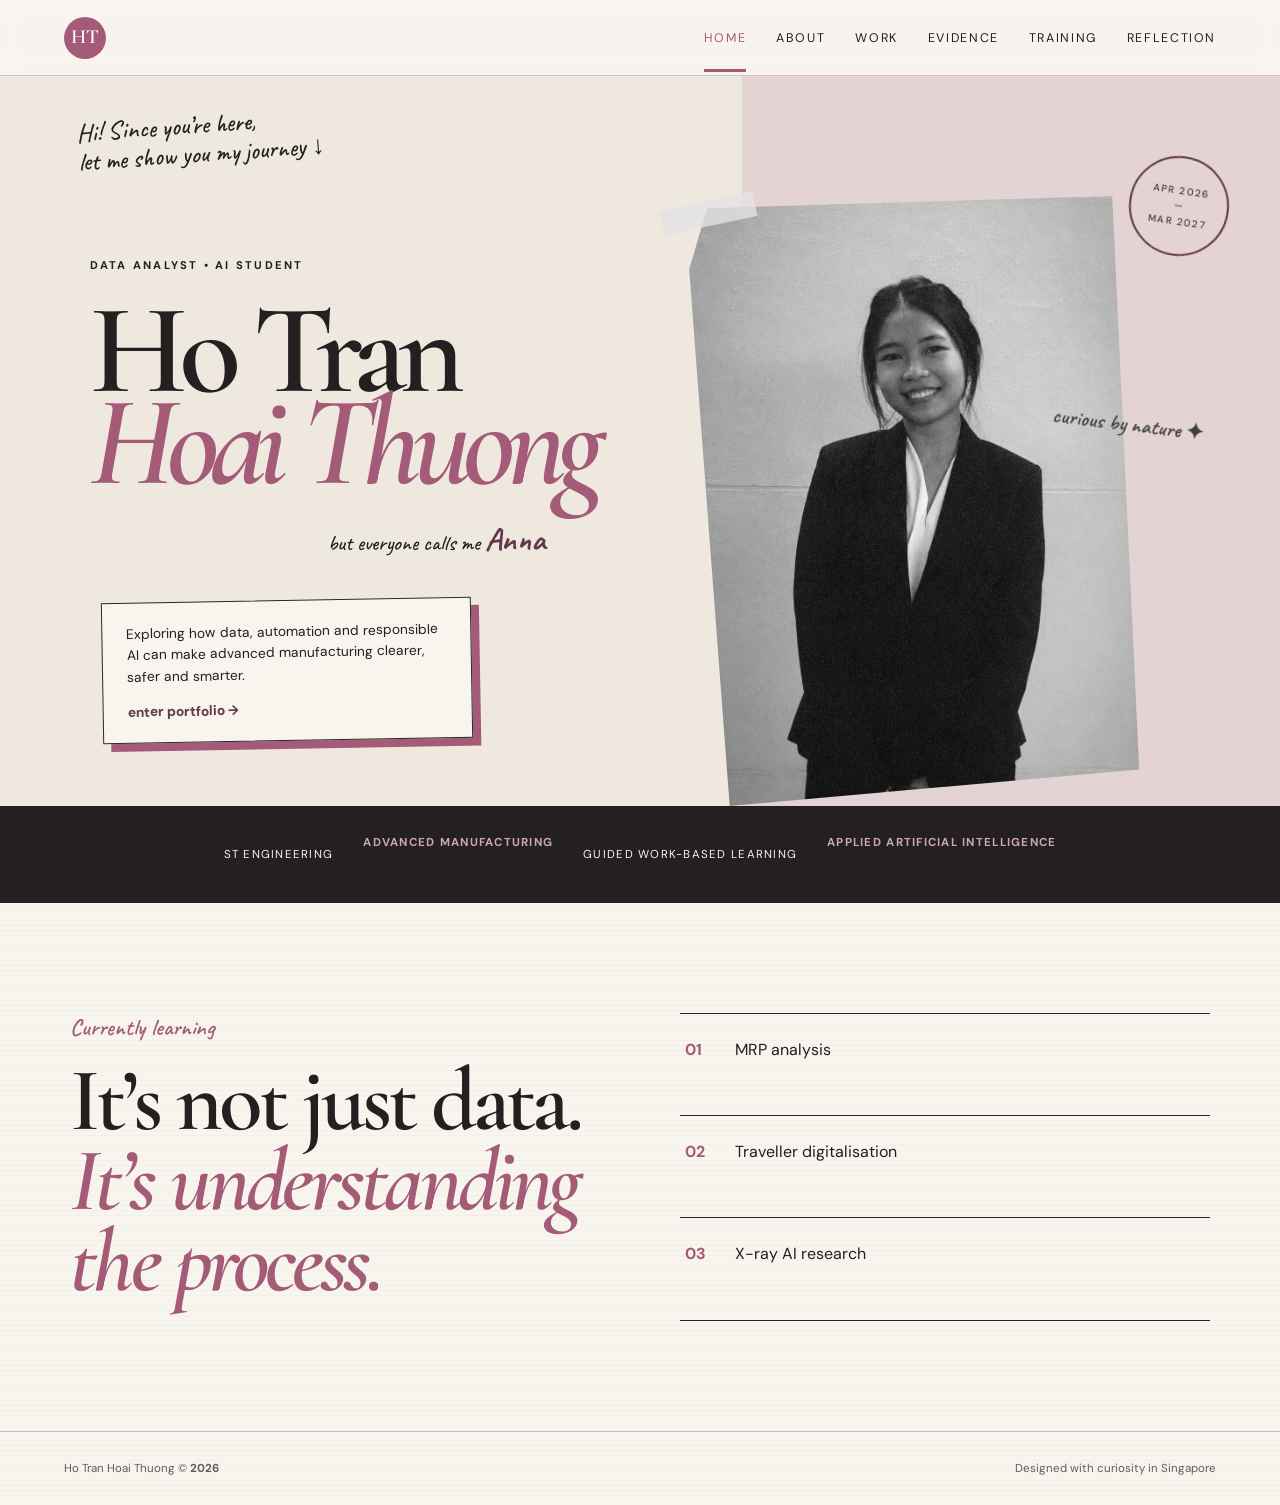
<file: index.html>
<!doctype html>
<html lang="en">
  <head>
    <meta charset="utf-8" />
    <meta name="viewport" content="width=device-width,initial-scale=1" />
    <meta
      name="description"
      content="Ho Tran Hoai Thuong — Data Analyst internship portfolio"
    />
    <title>Ho Tran Hoai Thuong | Portfolio</title>
    <link rel="preconnect" href="https://fonts.googleapis.com" />
    <link rel="preconnect" href="https://fonts.gstatic.com" crossorigin />
    <link
      href="https://fonts.googleapis.com/css2?family=Cormorant+Garamond:ital,wght@0,500;0,600;1,600&family=DM+Sans:wght@400;500;600;700&family=Caveat:wght@500;600&display=swap"
      rel="stylesheet"
    />
    <link rel="stylesheet" href="styles.css" />
    <script defer src="script.js"></script>
  </head>
  <body>
    <header class="header">
      <a class="mark" href="index.html">HT</a
      ><button class="menu" aria-expanded="false">menu</button>
      <nav>
        <a class="active" href="index.html">Home</a
        ><a href="about.html">About</a><a href="work.html">Work</a
        ><a href="evidence.html">Evidence</a><a href="training.html">Training</a
        ><a href="reflection.html">Reflection</a>
      </nav>
    </header>
    <main class="home">
      <section class="hero-editorial">
        <div class="hero-note">
          Hi! Since you’re here,<br />let me show you my journey ↓
        </div>
        <div class="name-block">
          <p>DATA ANALYST • AI STUDENT</p>
          <h1>Ho Tran<br /><span>Hoai Thuong</span></h1>
          <div class="nickname">but everyone calls me <b>Anna</b></div>
        </div>
        <div class="portrait-frame">
          <img
            src="assets/portrait.png"
            alt="Ho Tran Hoai Thuong in formal attire"
          /><span class="tape tape-one"></span
          ><span class="scribble">curious by nature ✦</span>
        </div>
        <div class="hero-stamp">APR 2026<br />—<br />MAR 2027</div>
        <div class="intro-card">
          Exploring how data, automation and responsible AI can make advanced
          manufacturing clearer, safer and smarter.<a href="work.html"
            >enter portfolio →</a
          >
        </div>
      </section>
      <section class="home-strip">
        <p>ST Engineering</p>
        <strong>Advanced Manufacturing</strong>
        <p>Guided Work-Based Learning</p>
        <strong>Applied Artificial Intelligence</strong>
      </section>
      <section class="mini-feature">
        <div>
          <span class="hand">Currently learning</span>
          <h2>
            It’s not just data.<br /><i>It’s understanding the process.</i>
          </h2>
        </div>
        <div class="mini-grid">
          <a href="project-mrp.html"><b>01</b><span>MRP analysis</span></a
          ><a href="project-mes.html"
            ><b>02</b><span>Traveller digitalisation</span></a
          ><a href="project-xray.html"
            ><b>03</b><span>X-ray AI research</span></a
          >
        </div>
      </section>
    </main>
    <footer>
      <span>Ho Tran Hoai Thuong © <b class="year"></b></span
      ><span>Designed with curiosity in Singapore</span>
    </footer>
  </body>
</html>
</file>
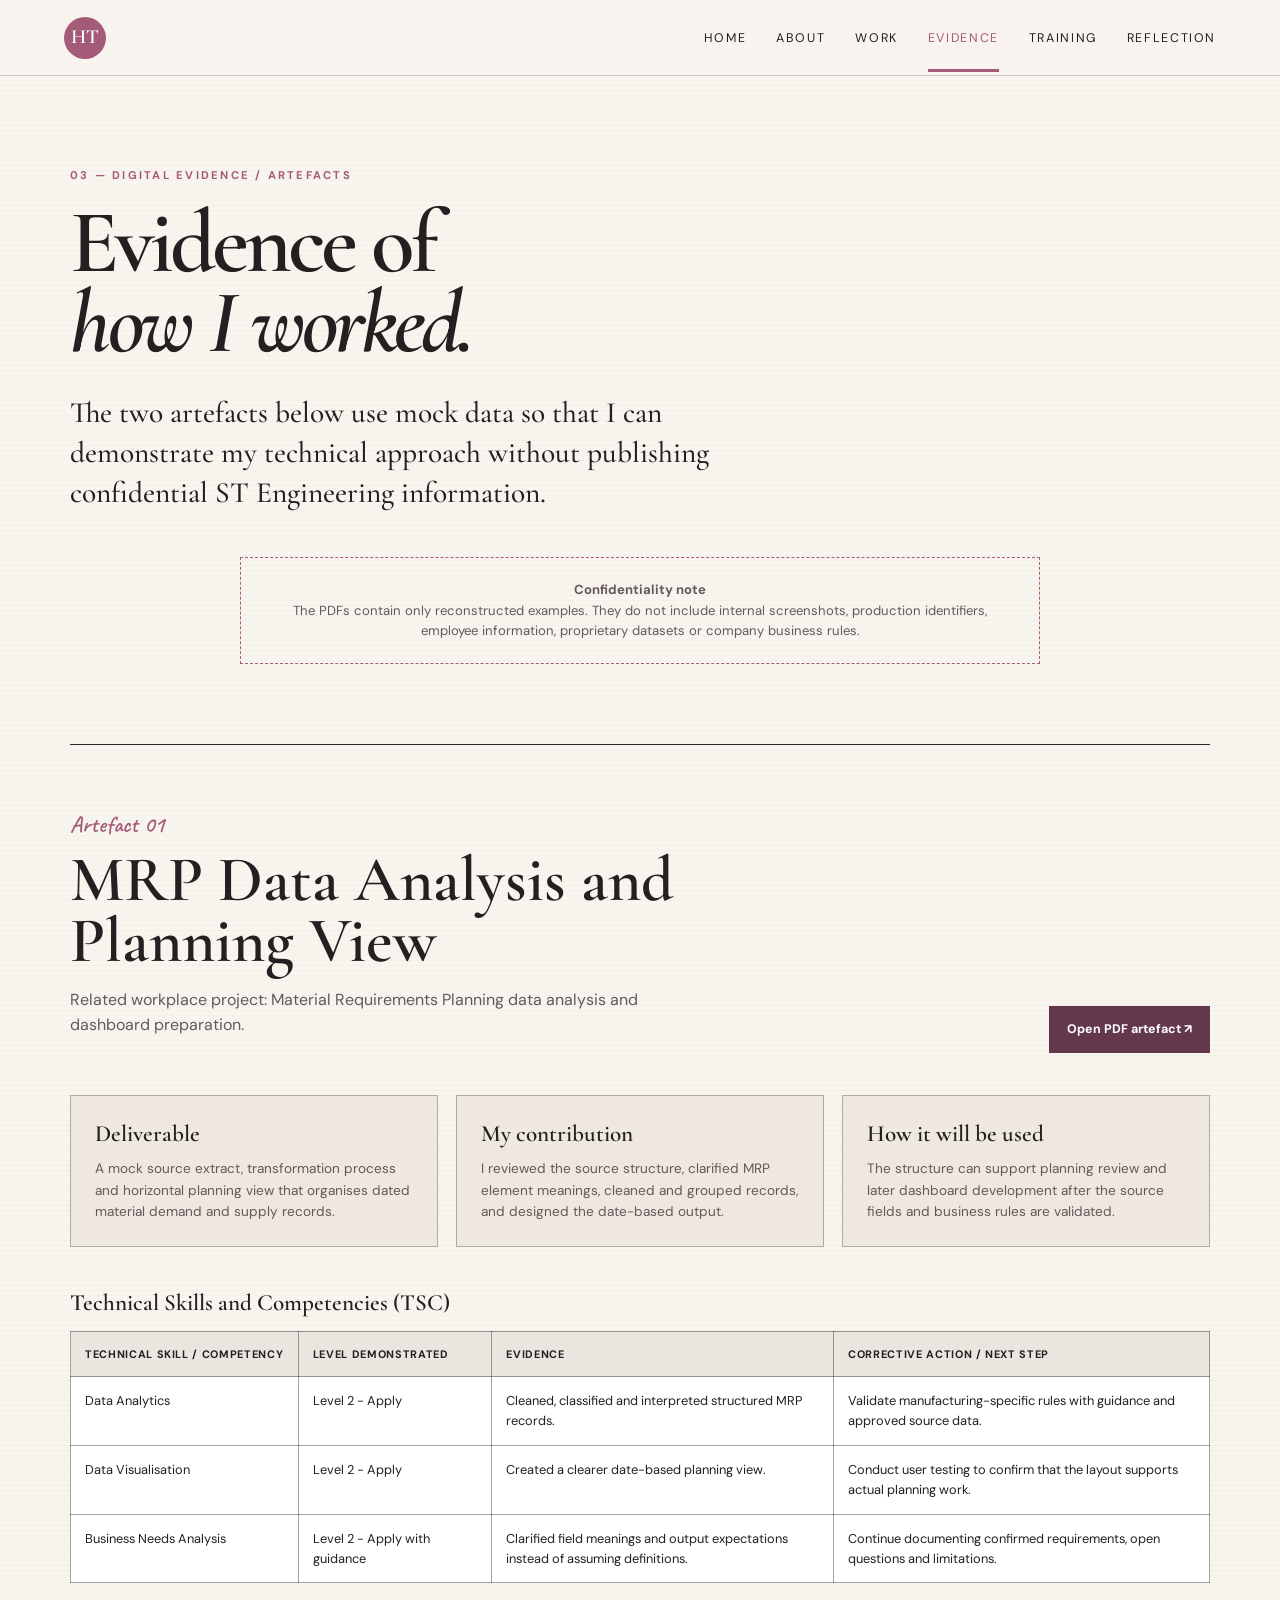
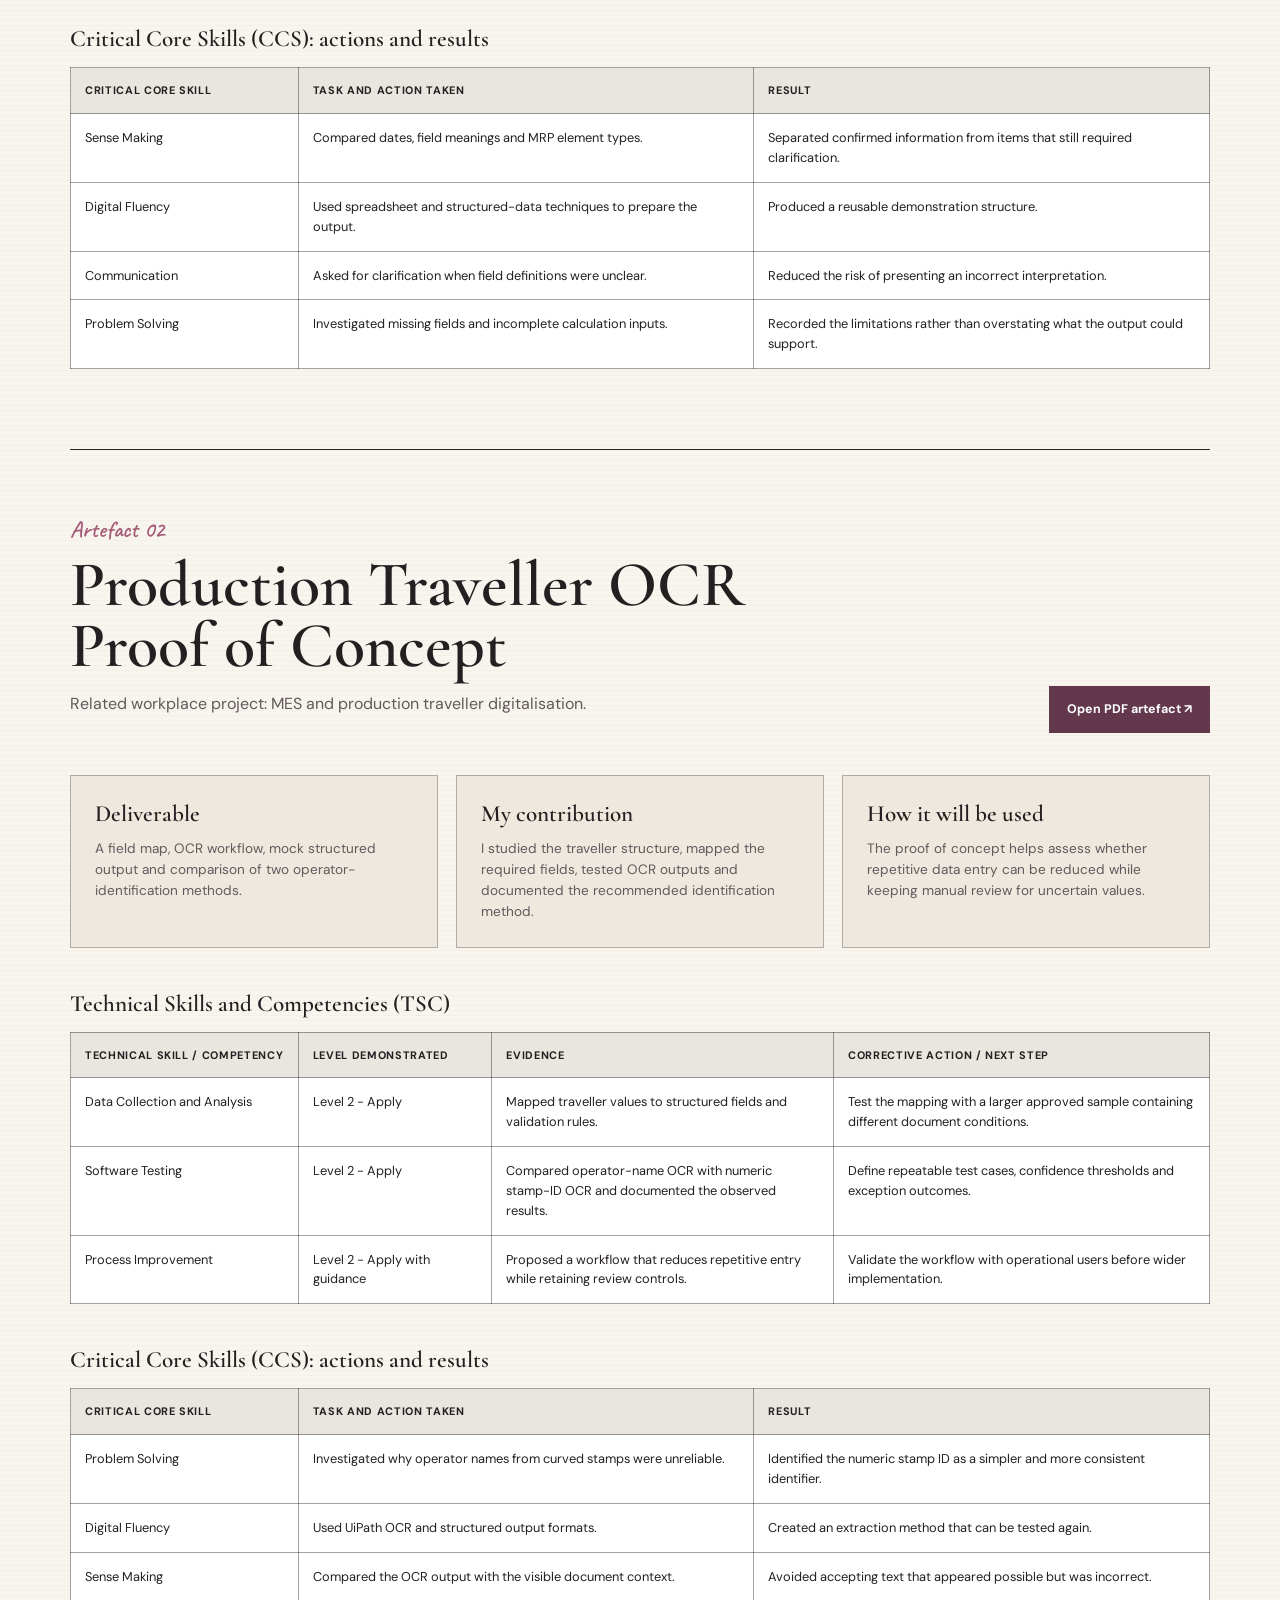
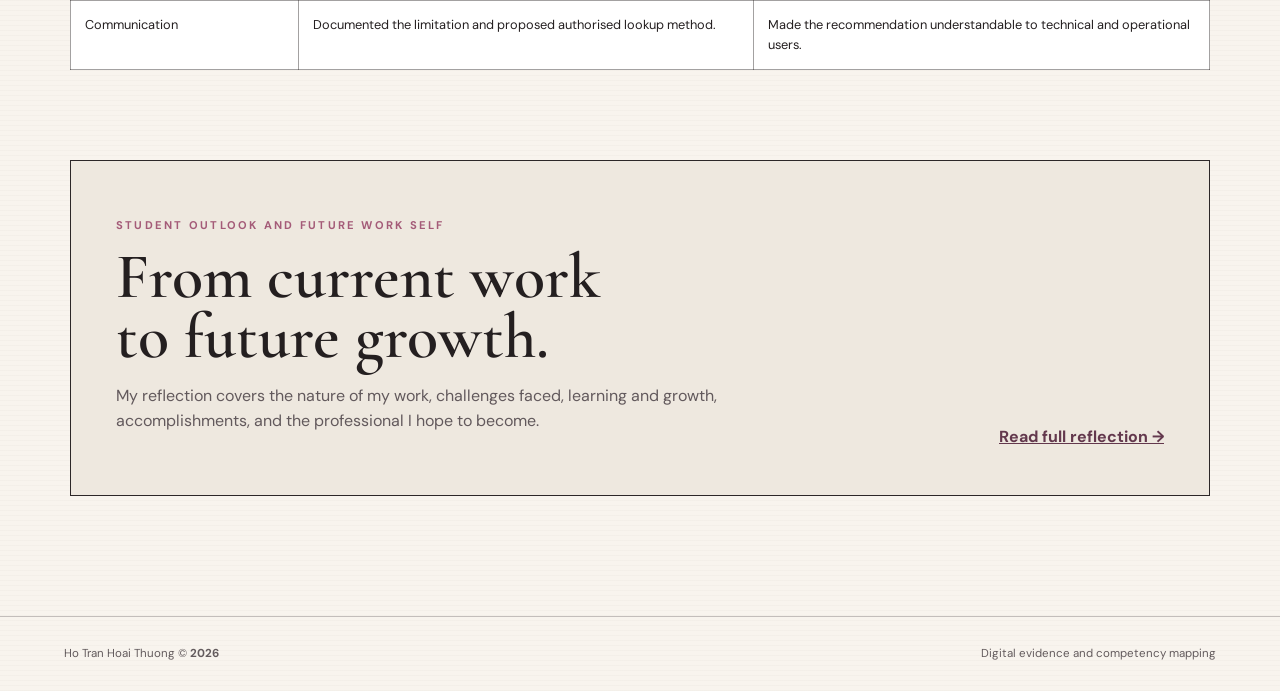
<file: evidence.html>
<!doctype html>
<html lang="en">
  <head>
    <meta charset="utf-8" />
    <meta name="viewport" content="width=device-width,initial-scale=1" />
    <meta
      name="description"
      content="Digital evidence, technical competencies and Critical Core Skills from Ho Tran Hoai Thuong's Data Analyst internship"
    />
    <title>Digital Evidence | Ho Tran Hoai Thuong</title>
    <link rel="preconnect" href="https://fonts.googleapis.com" />
    <link rel="preconnect" href="https://fonts.gstatic.com" crossorigin />
    <link
      href="https://fonts.googleapis.com/css2?family=Cormorant+Garamond:ital,wght@0,500;0,600;1,600&family=DM+Sans:wght@400;500;600;700&family=Caveat:wght@500;600&display=swap"
      rel="stylesheet"
    />
    <link rel="stylesheet" href="styles.css" />
    <link rel="stylesheet" href="evidence.css" />
    <script defer src="script.js"></script>
  </head>
  <body>
    <header class="header">
      <a class="mark" href="index.html">HT</a>
      <button class="menu" aria-expanded="false">menu</button>
      <nav>
        <a href="index.html">Home</a>
        <a href="about.html">About</a>
        <a href="work.html">Work</a>
        <a class="active" href="evidence.html">Evidence</a>
        <a href="training.html">Training</a>
        <a href="reflection.html">Reflection</a>
      </nav>
    </header>
    <main class="page">
      <p class="page-kicker">03 — digital evidence / artefacts</p>
      <h1 class="page-title">Evidence of<br /><i>how I worked.</i></h1>
      <p class="page-lead">
        The two artefacts below use mock data so that I can demonstrate my
        technical approach without publishing confidential ST Engineering
        information.
      </p>
      <div class="confidential evidence-note">
        <b>Confidentiality note</b><br />The PDFs contain only reconstructed
        examples. They do not include internal screenshots, production
        identifiers, employee information, proprietary datasets or company
        business rules.
      </div>

      <article class="evidence-block" id="artefact-1">
        <div class="evidence-heading">
          <div>
            <span class="hand">Artefact 01</span>
            <h2>MRP Data Analysis and Planning View</h2>
            <p>
              Related workplace project: Material Requirements Planning data
              analysis and dashboard preparation.
            </p>
          </div>
          <a
            class="download-link"
            href="assets/artefact-1-mrp-analysis.pdf"
            target="_blank"
            rel="noreferrer"
            >Open PDF artefact ↗</a
          >
        </div>
        <section
          class="evidence-summary"
          aria-label="Artefact 1 deliverable summary"
        >
          <div>
            <h3>Deliverable</h3>
            <p>
              A mock source extract, transformation process and horizontal
              planning view that organises dated material demand and supply
              records.
            </p>
          </div>
          <div>
            <h3>My contribution</h3>
            <p>
              I reviewed the source structure, clarified MRP element meanings,
              cleaned and grouped records, and designed the date-based output.
            </p>
          </div>
          <div>
            <h3>How it will be used</h3>
            <p>
              The structure can support planning review and later dashboard
              development after the source fields and business rules are
              validated.
            </p>
          </div>
        </section>
        <h3 class="table-title">Technical Skills and Competencies (TSC)</h3>
        <div class="table-scroll">
          <table class="competency-table">
            <thead>
              <tr>
                <th>Technical skill / competency</th>
                <th>Level demonstrated</th>
                <th>Evidence</th>
                <th>Corrective action / next step</th>
              </tr>
            </thead>
            <tbody>
              <tr>
                <td>Data Analytics</td>
                <td>Level 2 - Apply</td>
                <td>
                  Cleaned, classified and interpreted structured MRP records.
                </td>
                <td>
                  Validate manufacturing-specific rules with guidance and
                  approved source data.
                </td>
              </tr>
              <tr>
                <td>Data Visualisation</td>
                <td>Level 2 - Apply</td>
                <td>Created a clearer date-based planning view.</td>
                <td>
                  Conduct user testing to confirm that the layout supports
                  actual planning work.
                </td>
              </tr>
              <tr>
                <td>Business Needs Analysis</td>
                <td>Level 2 - Apply with guidance</td>
                <td>
                  Clarified field meanings and output expectations instead of
                  assuming definitions.
                </td>
                <td>
                  Continue documenting confirmed requirements, open questions
                  and limitations.
                </td>
              </tr>
            </tbody>
          </table>
        </div>
        <h3 class="table-title">
          Critical Core Skills (CCS): actions and results
        </h3>
        <div class="table-scroll">
          <table class="competency-table action-table">
            <thead>
              <tr>
                <th>Critical Core Skill</th>
                <th>Task and action taken</th>
                <th>Result</th>
              </tr>
            </thead>
            <tbody>
              <tr>
                <td>Sense Making</td>
                <td>Compared dates, field meanings and MRP element types.</td>
                <td>
                  Separated confirmed information from items that still required
                  clarification.
                </td>
              </tr>
              <tr>
                <td>Digital Fluency</td>
                <td>
                  Used spreadsheet and structured-data techniques to prepare the
                  output.
                </td>
                <td>Produced a reusable demonstration structure.</td>
              </tr>
              <tr>
                <td>Communication</td>
                <td>
                  Asked for clarification when field definitions were unclear.
                </td>
                <td>
                  Reduced the risk of presenting an incorrect interpretation.
                </td>
              </tr>
              <tr>
                <td>Problem Solving</td>
                <td>
                  Investigated missing fields and incomplete calculation inputs.
                </td>
                <td>
                  Recorded the limitations rather than overstating what the
                  output could support.
                </td>
              </tr>
            </tbody>
          </table>
        </div>
      </article>

      <article class="evidence-block" id="artefact-2">
        <div class="evidence-heading">
          <div>
            <span class="hand">Artefact 02</span>
            <h2>Production Traveller OCR Proof of Concept</h2>
            <p>
              Related workplace project: MES and production traveller
              digitalisation.
            </p>
          </div>
          <a
            class="download-link"
            href="assets/artefact-2-traveller-ocr.pdf"
            target="_blank"
            rel="noreferrer"
            >Open PDF artefact ↗</a
          >
        </div>
        <section
          class="evidence-summary"
          aria-label="Artefact 2 deliverable summary"
        >
          <div>
            <h3>Deliverable</h3>
            <p>
              A field map, OCR workflow, mock structured output and comparison
              of two operator-identification methods.
            </p>
          </div>
          <div>
            <h3>My contribution</h3>
            <p>
              I studied the traveller structure, mapped the required fields,
              tested OCR outputs and documented the recommended identification
              method.
            </p>
          </div>
          <div>
            <h3>How it will be used</h3>
            <p>
              The proof of concept helps assess whether repetitive data entry
              can be reduced while keeping manual review for uncertain values.
            </p>
          </div>
        </section>
        <h3 class="table-title">Technical Skills and Competencies (TSC)</h3>
        <div class="table-scroll">
          <table class="competency-table">
            <thead>
              <tr>
                <th>Technical skill / competency</th>
                <th>Level demonstrated</th>
                <th>Evidence</th>
                <th>Corrective action / next step</th>
              </tr>
            </thead>
            <tbody>
              <tr>
                <td>Data Collection and Analysis</td>
                <td>Level 2 - Apply</td>
                <td>
                  Mapped traveller values to structured fields and validation
                  rules.
                </td>
                <td>
                  Test the mapping with a larger approved sample containing
                  different document conditions.
                </td>
              </tr>
              <tr>
                <td>Software Testing</td>
                <td>Level 2 - Apply</td>
                <td>
                  Compared operator-name OCR with numeric stamp-ID OCR and
                  documented the observed results.
                </td>
                <td>
                  Define repeatable test cases, confidence thresholds and
                  exception outcomes.
                </td>
              </tr>
              <tr>
                <td>Process Improvement</td>
                <td>Level 2 - Apply with guidance</td>
                <td>
                  Proposed a workflow that reduces repetitive entry while
                  retaining review controls.
                </td>
                <td>
                  Validate the workflow with operational users before wider
                  implementation.
                </td>
              </tr>
            </tbody>
          </table>
        </div>
        <h3 class="table-title">
          Critical Core Skills (CCS): actions and results
        </h3>
        <div class="table-scroll">
          <table class="competency-table action-table">
            <thead>
              <tr>
                <th>Critical Core Skill</th>
                <th>Task and action taken</th>
                <th>Result</th>
              </tr>
            </thead>
            <tbody>
              <tr>
                <td>Problem Solving</td>
                <td>
                  Investigated why operator names from curved stamps were
                  unreliable.
                </td>
                <td>
                  Identified the numeric stamp ID as a simpler and more
                  consistent identifier.
                </td>
              </tr>
              <tr>
                <td>Digital Fluency</td>
                <td>Used UiPath OCR and structured output formats.</td>
                <td>Created an extraction method that can be tested again.</td>
              </tr>
              <tr>
                <td>Sense Making</td>
                <td>
                  Compared the OCR output with the visible document context.
                </td>
                <td>
                  Avoided accepting text that appeared possible but was
                  incorrect.
                </td>
              </tr>
              <tr>
                <td>Communication</td>
                <td>
                  Documented the limitation and proposed authorised lookup
                  method.
                </td>
                <td>
                  Made the recommendation understandable to technical and
                  operational users.
                </td>
              </tr>
            </tbody>
          </table>
        </div>
      </article>

      <section class="outlook-link">
        <div>
          <p class="page-kicker">Student outlook and future work self</p>
          <h2>From current work<br />to future growth.</h2>
          <p>
            My reflection covers the nature of my work, challenges faced,
            learning and growth, accomplishments, and the professional I hope to
            become.
          </p>
        </div>
        <a href="reflection.html">Read full reflection →</a>
      </section>
    </main>
    <footer>
      <span>Ho Tran Hoai Thuong © <b class="year"></b></span
      ><span>Digital evidence and competency mapping</span>
    </footer>
  </body>
</html>
</file>
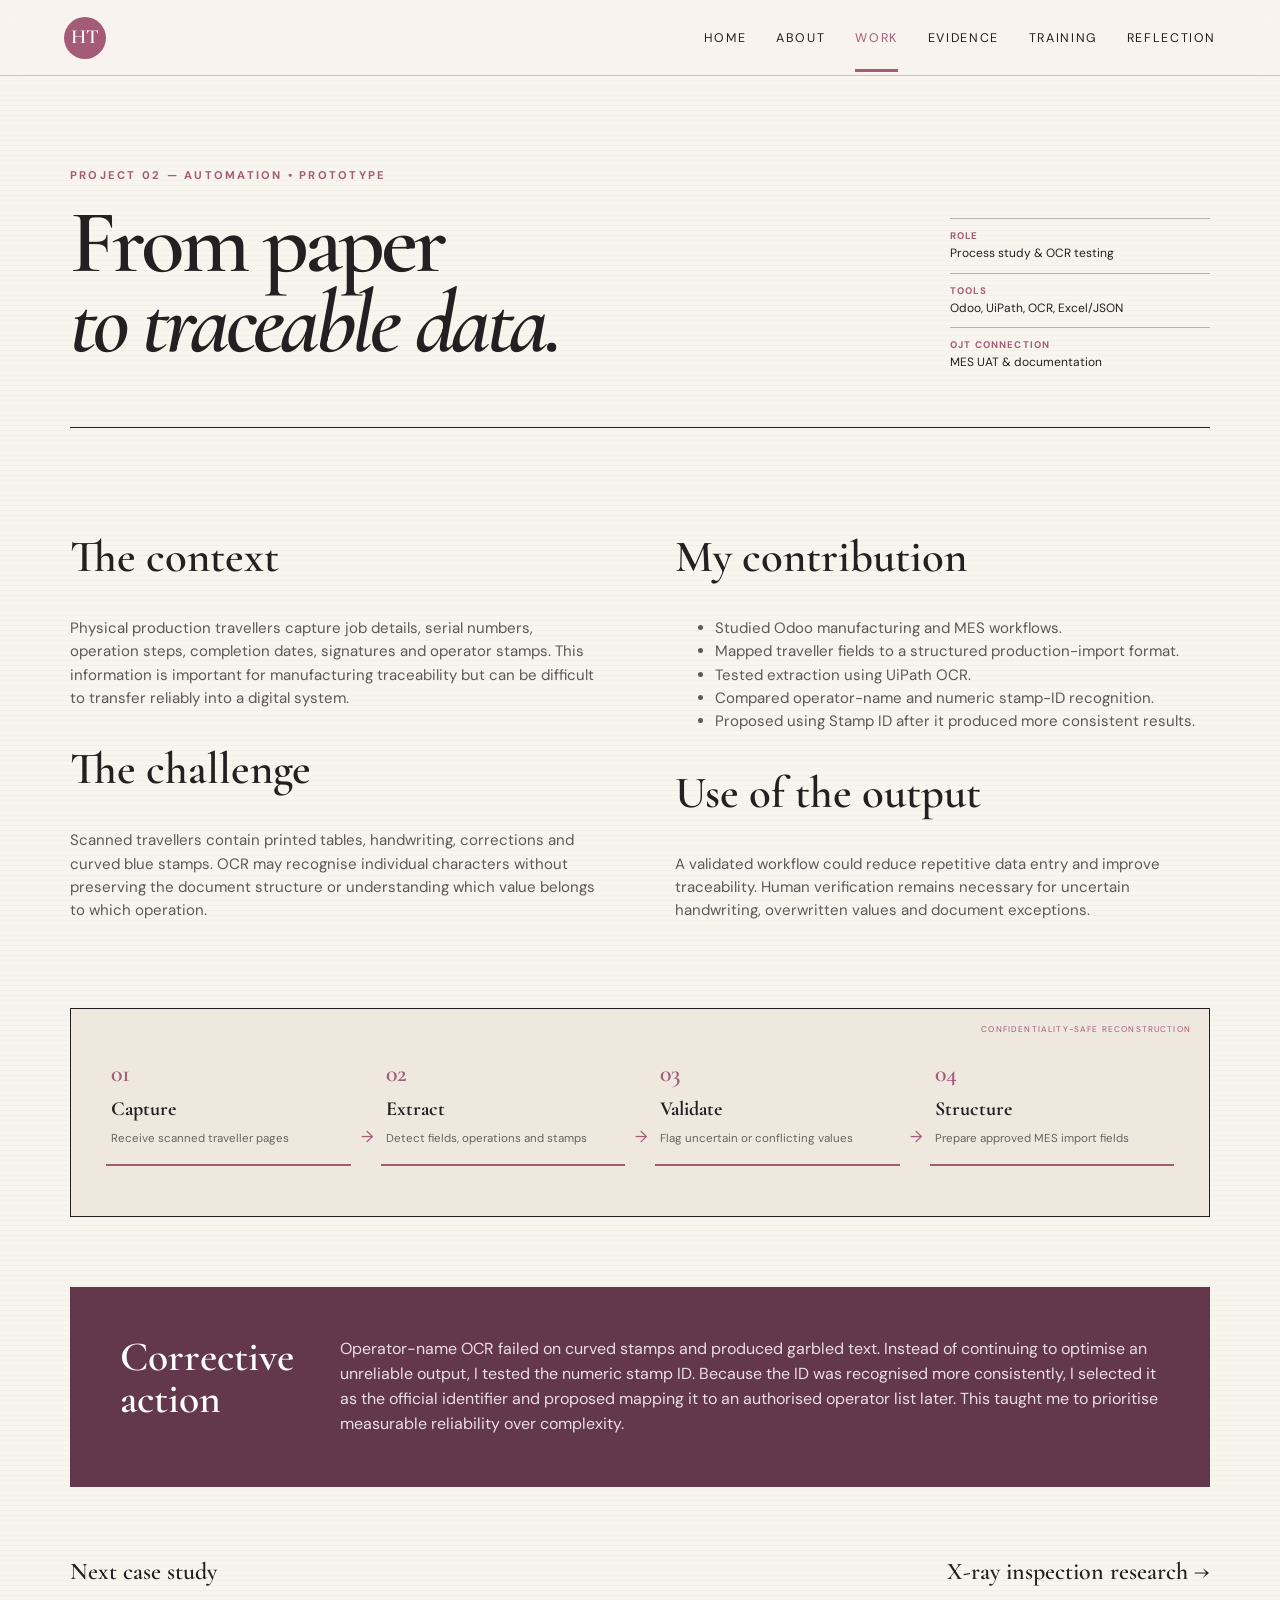
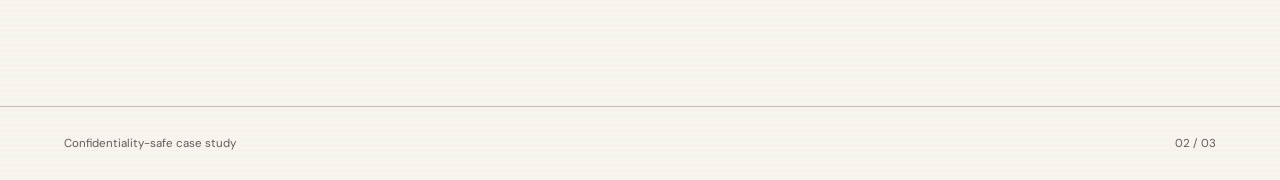
<file: project-mes.html>
<!doctype html>
<html lang="en">
  <head>
    <meta charset="utf-8" />
    <meta name="viewport" content="width=device-width,initial-scale=1" />
    <title>Traveller Digitalisation | Ho Tran Hoai Thuong</title>
    <link
      href="https://fonts.googleapis.com/css2?family=Cormorant+Garamond:ital,wght@0,500;0,600;1,600&family=DM+Sans:wght@400;500;600;700&family=Caveat:wght@500;600&display=swap"
      rel="stylesheet"
    />
    <link rel="stylesheet" href="styles.css" />
    <script defer src="script.js"></script>
  </head>
  <body>
    <header class="header">
      <a class="mark" href="index.html">HT</a><button class="menu">menu</button>
      <nav>
        <a href="index.html">Home</a><a href="about.html">About</a
        ><a class="active" href="work.html">Work</a
        ><a href="evidence.html">Evidence</a><a href="training.html">Training</a
        ><a href="reflection.html">Reflection</a>
      </nav>
    </header>
    <main class="page">
      <section class="case-head">
        <div>
          <p class="page-kicker">Project 02 — automation • prototype</p>
          <h1 class="case-title">From paper<br /><i>to traceable data.</i></h1>
        </div>
        <div class="case-meta">
          <div><b>Role</b>Process study &amp; OCR testing</div>
          <div><b>Tools</b>Odoo, UiPath, OCR, Excel/JSON</div>
          <div><b>OJT connection</b>MES UAT &amp; documentation</div>
        </div>
      </section>
      <section class="case-body">
        <div>
          <h2>The context</h2>
          <p>
            Physical production travellers capture job details, serial numbers,
            operation steps, completion dates, signatures and operator stamps.
            This information is important for manufacturing traceability but can
            be difficult to transfer reliably into a digital system.
          </p>
          <h2>The challenge</h2>
          <p>
            Scanned travellers contain printed tables, handwriting, corrections
            and curved blue stamps. OCR may recognise individual characters
            without preserving the document structure or understanding which
            value belongs to which operation.
          </p>
        </div>
        <div>
          <h2>My contribution</h2>
          <ul>
            <li>Studied Odoo manufacturing and MES workflows.</li>
            <li>
              Mapped traveller fields to a structured production-import format.
            </li>
            <li>Tested extraction using UiPath OCR.</li>
            <li>Compared operator-name and numeric stamp-ID recognition.</li>
            <li>
              Proposed using Stamp ID after it produced more consistent results.
            </li>
          </ul>
          <h2>Use of the output</h2>
          <p>
            A validated workflow could reduce repetitive data entry and improve
            traceability. Human verification remains necessary for uncertain
            handwriting, overwritten values and document exceptions.
          </p>
        </div>
      </section>
      <section class="process-art">
        <div class="process">
          <div><b>Capture</b><span>Receive scanned traveller pages</span></div>
          <div>
            <b>Extract</b><span>Detect fields, operations and stamps</span>
          </div>
          <div>
            <b>Validate</b><span>Flag uncertain or conflicting values</span>
          </div>
          <div>
            <b>Structure</b><span>Prepare approved MES import fields</span>
          </div>
        </div>
      </section>
      <section class="learning">
        <h2>Corrective<br />action</h2>
        <p>
          Operator-name OCR failed on curved stamps and produced garbled text.
          Instead of continuing to optimise an unreliable output, I tested the
          numeric stamp ID. Because the ID was recognised more consistently, I
          selected it as the official identifier and proposed mapping it to an
          authorised operator list later. This taught me to prioritise
          measurable reliability over complexity.
        </p>
      </section>
      <a class="next-project" href="project-xray.html"
        ><span>Next case study</span><span>X-ray inspection research →</span></a
      >
    </main>
    <footer>
      <span>Confidentiality-safe case study</span><span>02 / 03</span>
    </footer>
  </body>
</html>
</file>
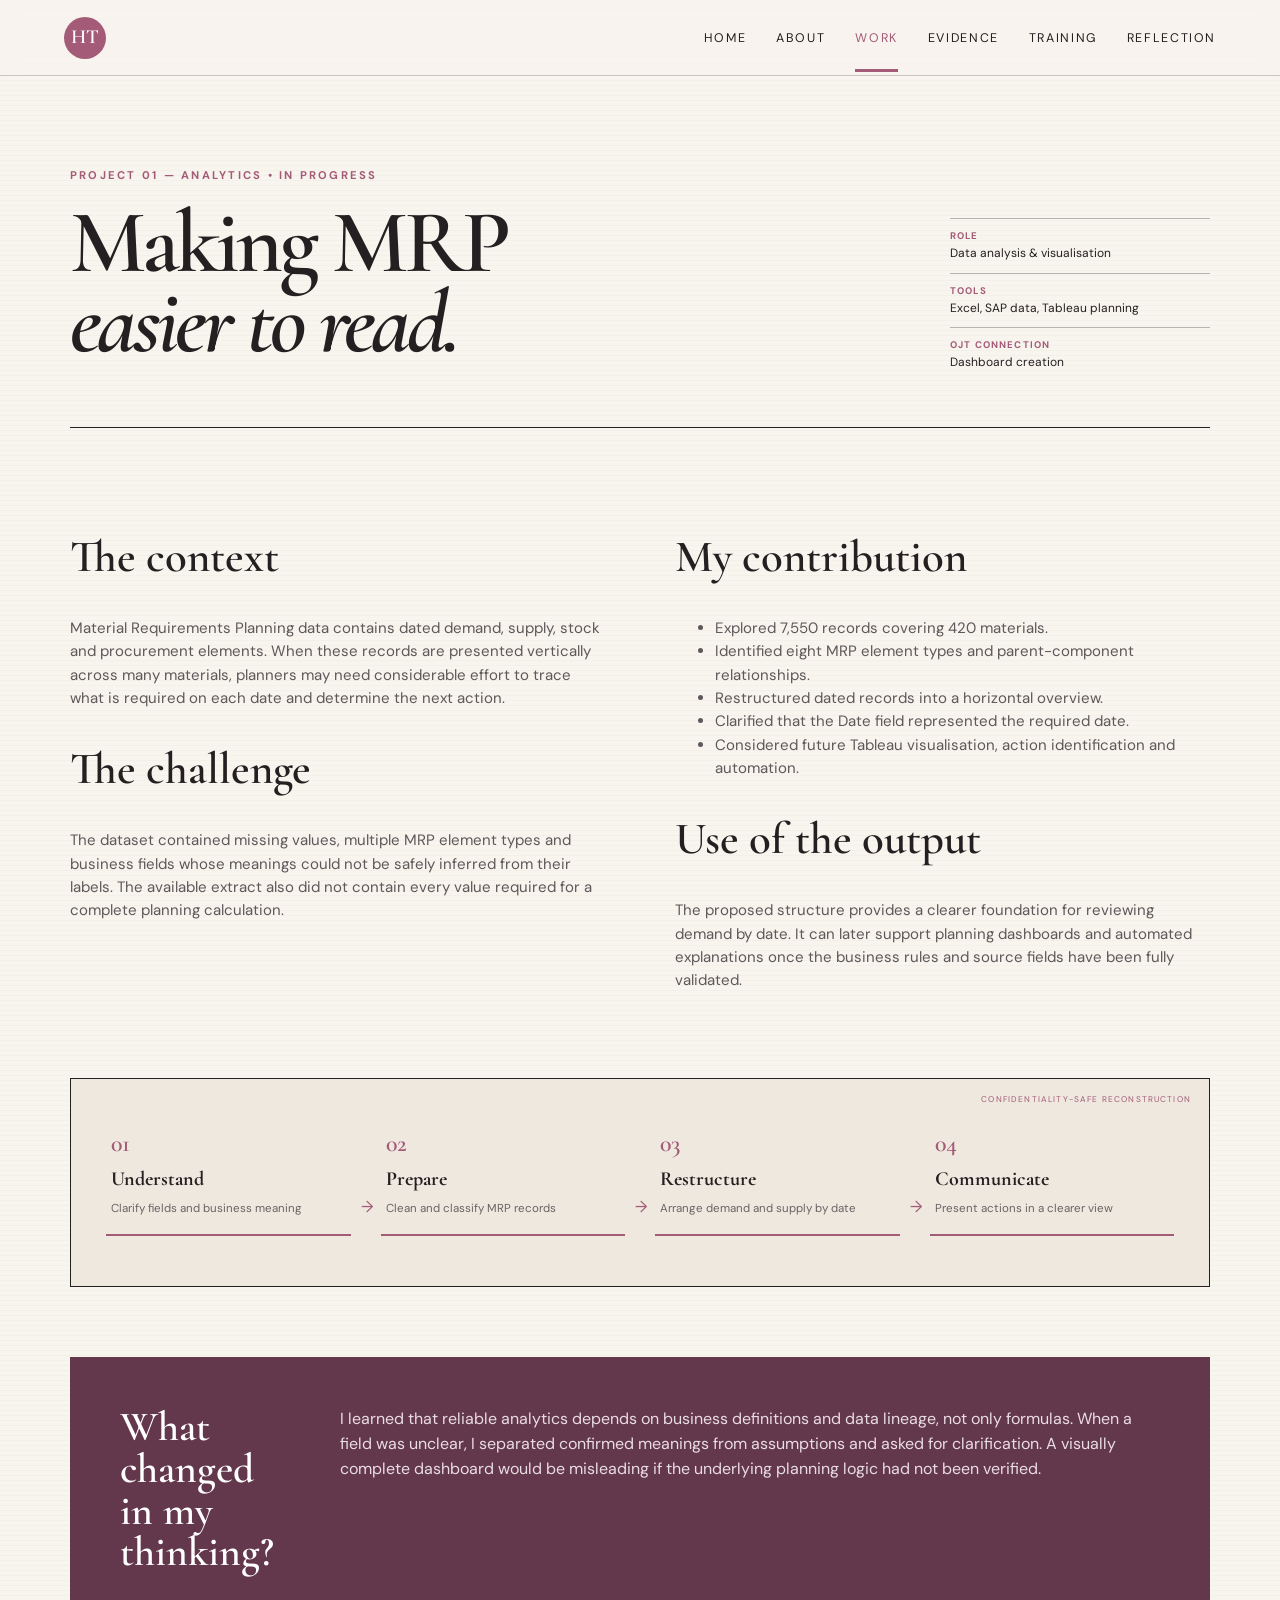
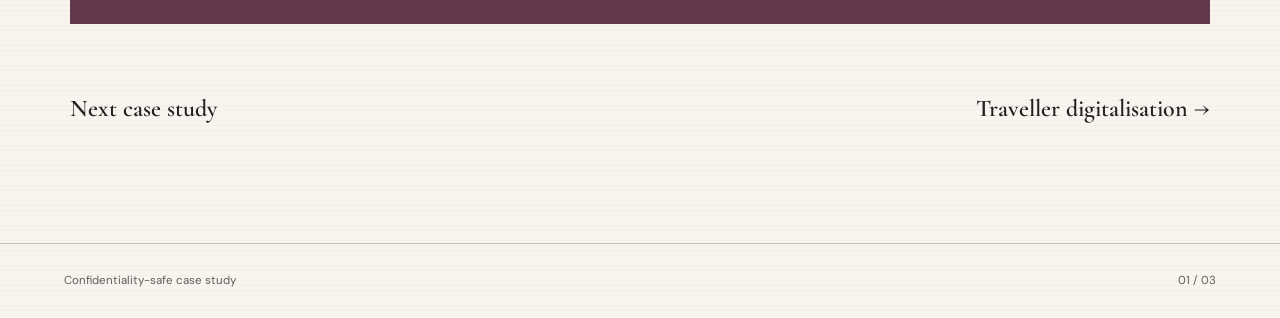
<file: project-mrp.html>
<!doctype html>
<html lang="en">
  <head>
    <meta charset="utf-8" />
    <meta name="viewport" content="width=device-width,initial-scale=1" />
    <title>MRP Analysis | Ho Tran Hoai Thuong</title>
    <link
      href="https://fonts.googleapis.com/css2?family=Cormorant+Garamond:ital,wght@0,500;0,600;1,600&family=DM+Sans:wght@400;500;600;700&family=Caveat:wght@500;600&display=swap"
      rel="stylesheet"
    />
    <link rel="stylesheet" href="styles.css" />
    <script defer src="script.js"></script>
  </head>
  <body>
    <header class="header">
      <a class="mark" href="index.html">HT</a><button class="menu">menu</button>
      <nav>
        <a href="index.html">Home</a><a href="about.html">About</a
        ><a class="active" href="work.html">Work</a
        ><a href="evidence.html">Evidence</a><a href="training.html">Training</a
        ><a href="reflection.html">Reflection</a>
      </nav>
    </header>
    <main class="page">
      <section class="case-head">
        <div>
          <p class="page-kicker">Project 01 — analytics • in progress</p>
          <h1 class="case-title">Making MRP<br /><i>easier to read.</i></h1>
        </div>
        <div class="case-meta">
          <div><b>Role</b>Data analysis &amp; visualisation</div>
          <div><b>Tools</b>Excel, SAP data, Tableau planning</div>
          <div><b>OJT connection</b>Dashboard creation</div>
        </div>
      </section>
      <section class="case-body">
        <div>
          <h2>The context</h2>
          <p>
            Material Requirements Planning data contains dated demand, supply,
            stock and procurement elements. When these records are presented
            vertically across many materials, planners may need considerable
            effort to trace what is required on each date and determine the next
            action.
          </p>
          <h2>The challenge</h2>
          <p>
            The dataset contained missing values, multiple MRP element types and
            business fields whose meanings could not be safely inferred from
            their labels. The available extract also did not contain every value
            required for a complete planning calculation.
          </p>
        </div>
        <div>
          <h2>My contribution</h2>
          <ul>
            <li>Explored 7,550 records covering 420 materials.</li>
            <li>
              Identified eight MRP element types and parent-component
              relationships.
            </li>
            <li>Restructured dated records into a horizontal overview.</li>
            <li>
              Clarified that the Date field represented the required date.
            </li>
            <li>
              Considered future Tableau visualisation, action identification and
              automation.
            </li>
          </ul>
          <h2>Use of the output</h2>
          <p>
            The proposed structure provides a clearer foundation for reviewing
            demand by date. It can later support planning dashboards and
            automated explanations once the business rules and source fields
            have been fully validated.
          </p>
        </div>
      </section>
      <section class="process-art">
        <div class="process">
          <div>
            <b>Understand</b><span>Clarify fields and business meaning</span>
          </div>
          <div><b>Prepare</b><span>Clean and classify MRP records</span></div>
          <div>
            <b>Restructure</b><span>Arrange demand and supply by date</span>
          </div>
          <div>
            <b>Communicate</b><span>Present actions in a clearer view</span>
          </div>
        </div>
      </section>
      <section class="learning">
        <h2>What changed<br />in my thinking?</h2>
        <p>
          I learned that reliable analytics depends on business definitions and
          data lineage, not only formulas. When a field was unclear, I separated
          confirmed meanings from assumptions and asked for clarification. A
          visually complete dashboard would be misleading if the underlying
          planning logic had not been verified.
        </p>
      </section>
      <a class="next-project" href="project-mes.html"
        ><span>Next case study</span><span>Traveller digitalisation →</span></a
      >
    </main>
    <footer>
      <span>Confidentiality-safe case study</span><span>01 / 03</span>
    </footer>
  </body>
</html>
</file>
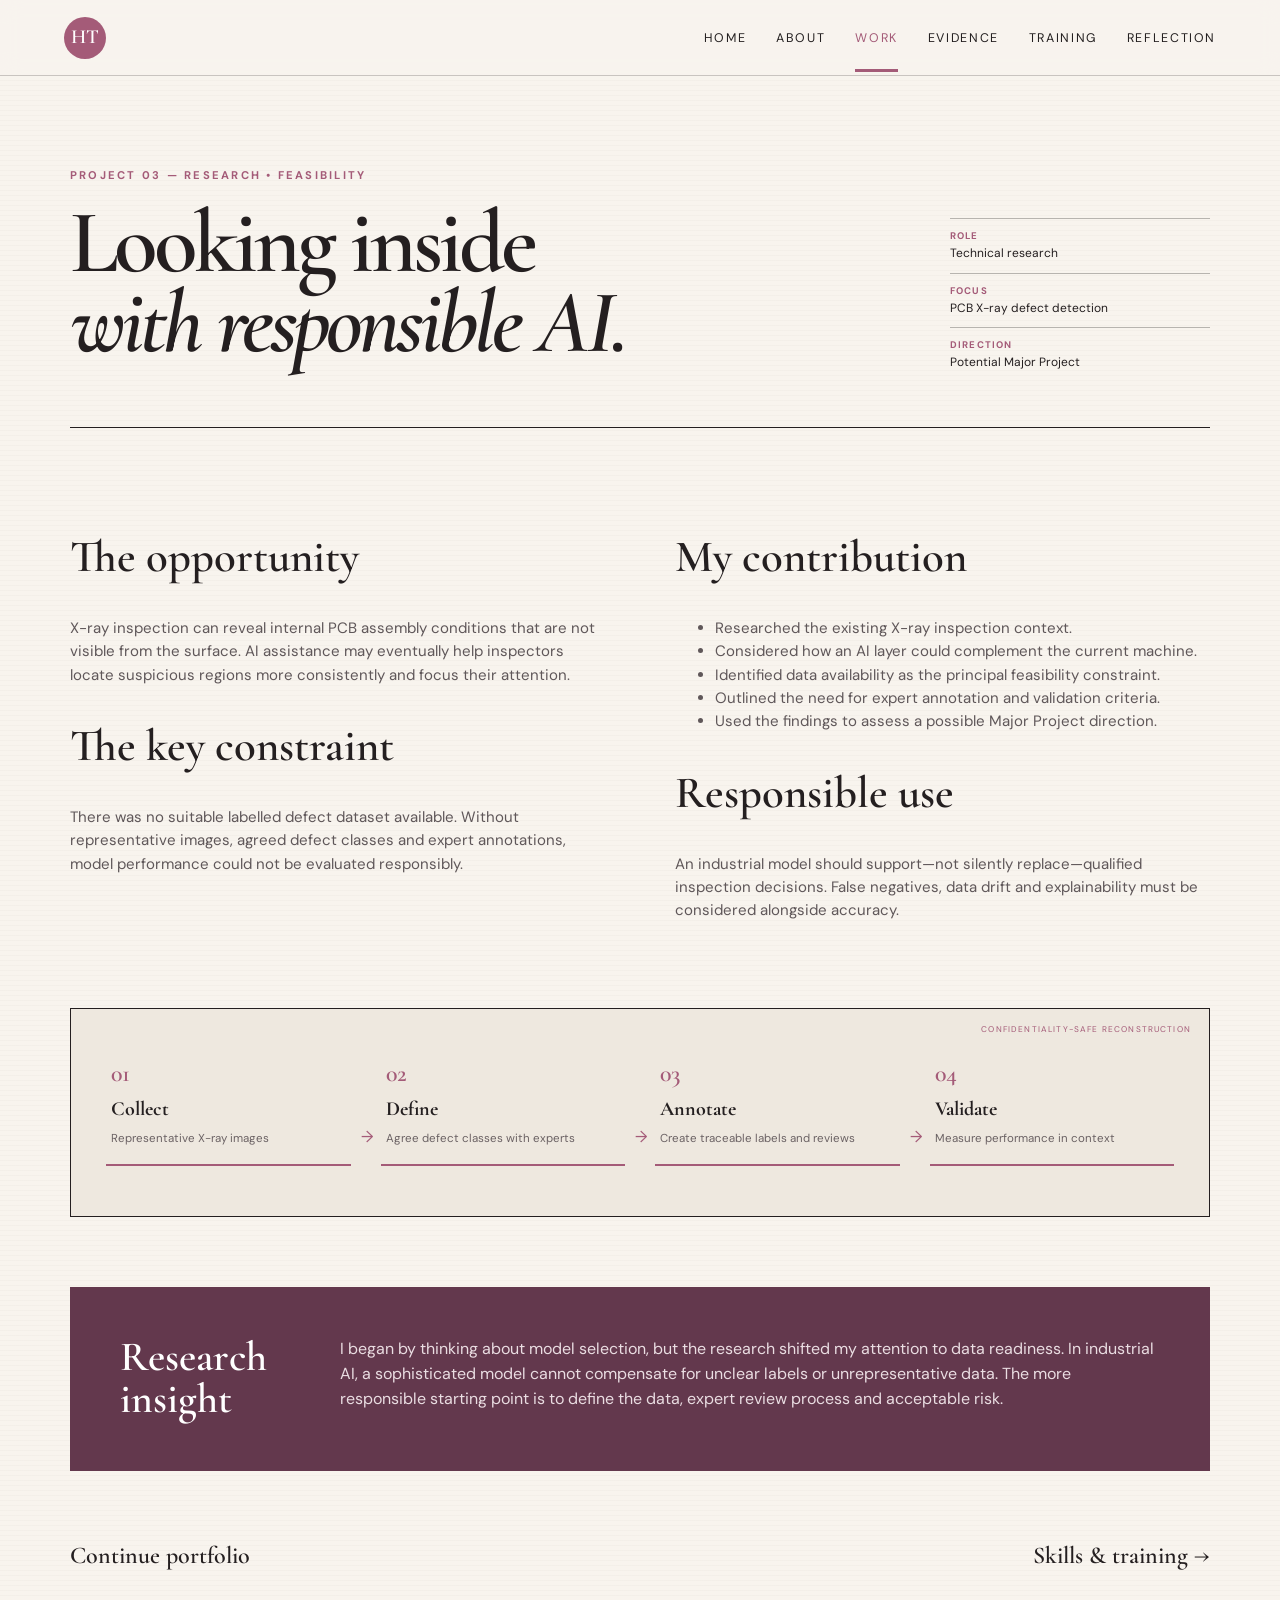
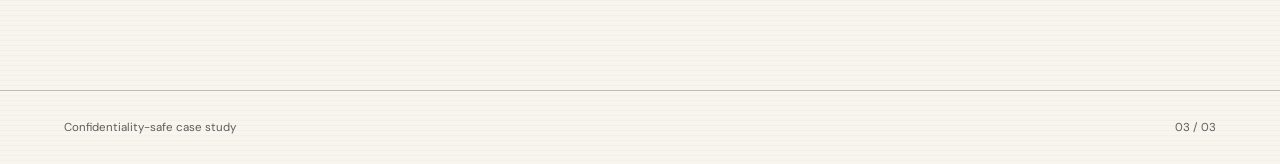
<file: project-xray.html>
<!doctype html>
<html lang="en">
  <head>
    <meta charset="utf-8" />
    <meta name="viewport" content="width=device-width,initial-scale=1" />
    <title>X-Ray AI Research | Ho Tran Hoai Thuong</title>
    <link
      href="https://fonts.googleapis.com/css2?family=Cormorant+Garamond:ital,wght@0,500;0,600;1,600&family=DM+Sans:wght@400;500;600;700&family=Caveat:wght@500;600&display=swap"
      rel="stylesheet"
    />
    <link rel="stylesheet" href="styles.css" />
    <script defer src="script.js"></script>
  </head>
  <body>
    <header class="header">
      <a class="mark" href="index.html">HT</a><button class="menu">menu</button>
      <nav>
        <a href="index.html">Home</a><a href="about.html">About</a
        ><a class="active" href="work.html">Work</a
        ><a href="evidence.html">Evidence</a><a href="training.html">Training</a
        ><a href="reflection.html">Reflection</a>
      </nav>
    </header>
    <main class="page">
      <section class="case-head">
        <div>
          <p class="page-kicker">Project 03 — research • feasibility</p>
          <h1 class="case-title">
            Looking inside<br /><i>with responsible AI.</i>
          </h1>
        </div>
        <div class="case-meta">
          <div><b>Role</b>Technical research</div>
          <div><b>Focus</b>PCB X-ray defect detection</div>
          <div><b>Direction</b>Potential Major Project</div>
        </div>
      </section>
      <section class="case-body">
        <div>
          <h2>The opportunity</h2>
          <p>
            X-ray inspection can reveal internal PCB assembly conditions that
            are not visible from the surface. AI assistance may eventually help
            inspectors locate suspicious regions more consistently and focus
            their attention.
          </p>
          <h2>The key constraint</h2>
          <p>
            There was no suitable labelled defect dataset available. Without
            representative images, agreed defect classes and expert annotations,
            model performance could not be evaluated responsibly.
          </p>
        </div>
        <div>
          <h2>My contribution</h2>
          <ul>
            <li>Researched the existing X-ray inspection context.</li>
            <li>
              Considered how an AI layer could complement the current machine.
            </li>
            <li>
              Identified data availability as the principal feasibility
              constraint.
            </li>
            <li>
              Outlined the need for expert annotation and validation criteria.
            </li>
            <li>
              Used the findings to assess a possible Major Project direction.
            </li>
          </ul>
          <h2>Responsible use</h2>
          <p>
            An industrial model should support—not silently replace—qualified
            inspection decisions. False negatives, data drift and explainability
            must be considered alongside accuracy.
          </p>
        </div>
      </section>
      <section class="process-art">
        <div class="process">
          <div><b>Collect</b><span>Representative X-ray images</span></div>
          <div><b>Define</b><span>Agree defect classes with experts</span></div>
          <div>
            <b>Annotate</b><span>Create traceable labels and reviews</span>
          </div>
          <div><b>Validate</b><span>Measure performance in context</span></div>
        </div>
      </section>
      <section class="learning">
        <h2>Research<br />insight</h2>
        <p>
          I began by thinking about model selection, but the research shifted my
          attention to data readiness. In industrial AI, a sophisticated model
          cannot compensate for unclear labels or unrepresentative data. The
          more responsible starting point is to define the data, expert review
          process and acceptable risk.
        </p>
      </section>
      <a class="next-project" href="training.html"
        ><span>Continue portfolio</span><span>Skills &amp; training →</span></a
      >
    </main>
    <footer>
      <span>Confidentiality-safe case study</span><span>03 / 03</span>
    </footer>
  </body>
</html>
</file>
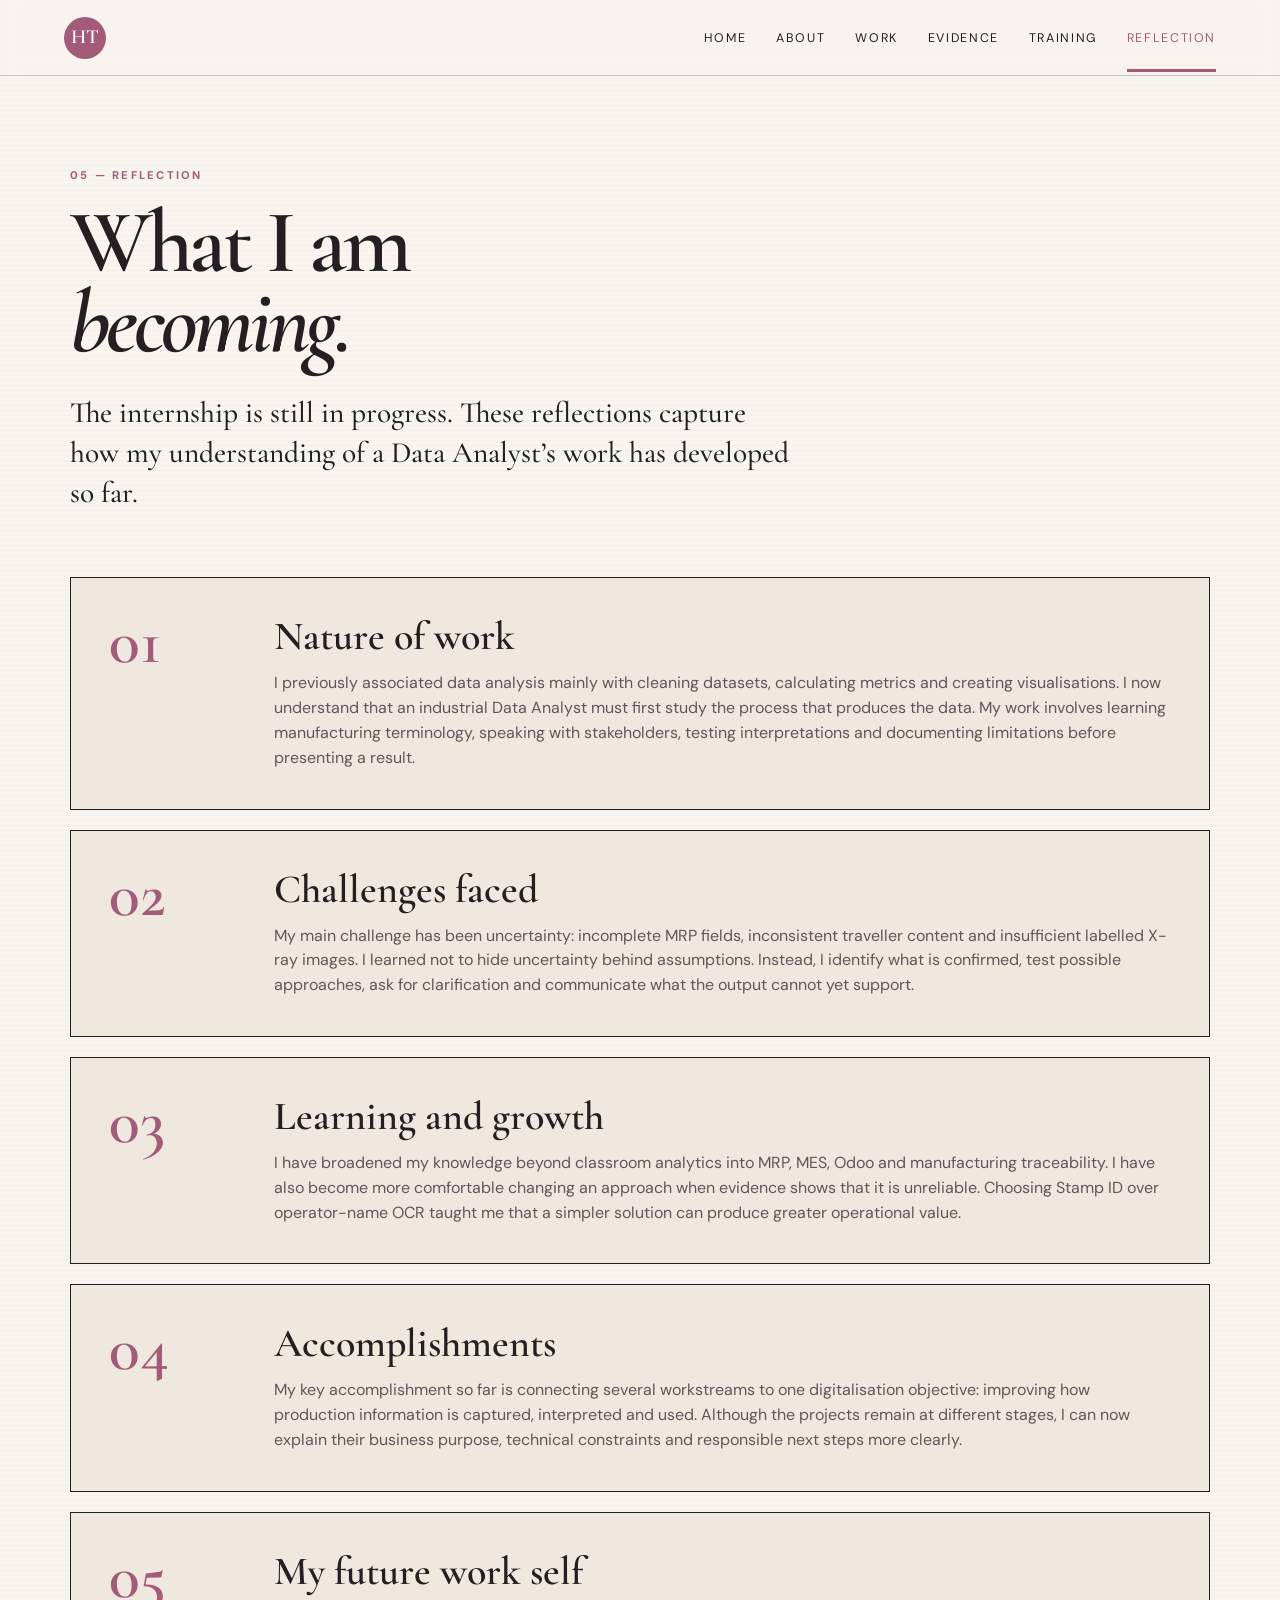
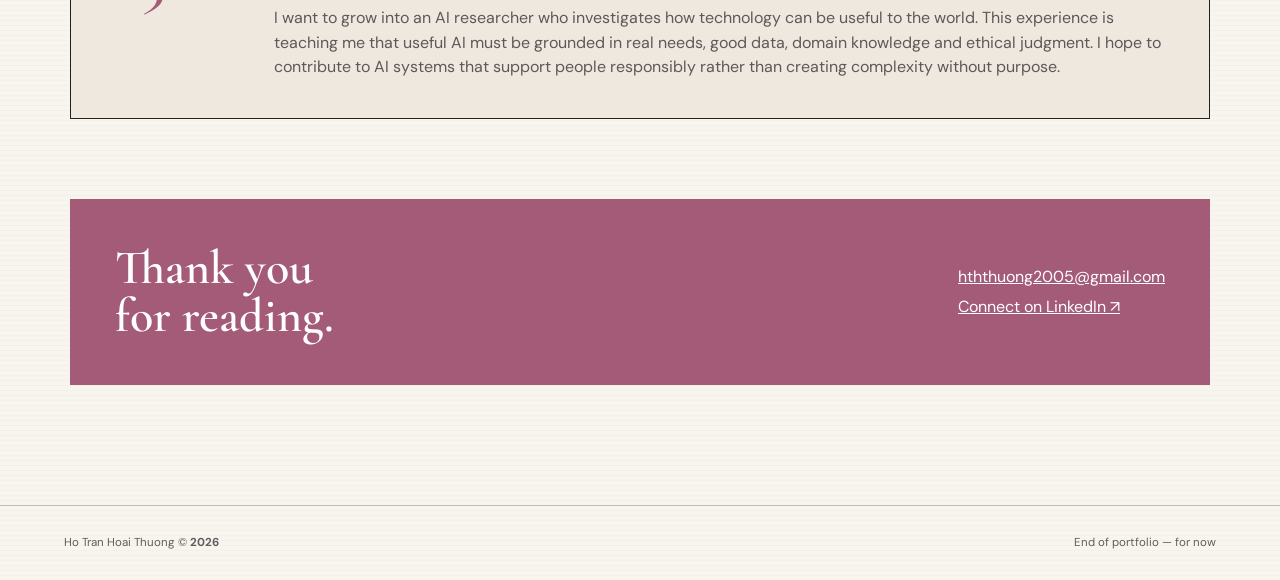
<file: reflection.html>
<!doctype html>
<html lang="en">
  <head>
    <meta charset="utf-8" />
    <meta name="viewport" content="width=device-width,initial-scale=1" />
    <title>Reflection | Ho Tran Hoai Thuong</title>
    <link
      href="https://fonts.googleapis.com/css2?family=Cormorant+Garamond:ital,wght@0,500;0,600;1,600&family=DM+Sans:wght@400;500;600;700&family=Caveat:wght@500;600&display=swap"
      rel="stylesheet"
    />
    <link rel="stylesheet" href="styles.css" />
    <script defer src="script.js"></script>
  </head>
  <body>
    <header class="header">
      <a class="mark" href="index.html">HT</a><button class="menu">menu</button>
      <nav>
        <a href="index.html">Home</a><a href="about.html">About</a
        ><a href="work.html">Work</a><a href="evidence.html">Evidence</a
        ><a href="training.html">Training</a
        ><a class="active" href="reflection.html">Reflection</a>
      </nav>
    </header>
    <main class="page">
      <p class="page-kicker">05 — reflection</p>
      <h1 class="page-title">What I am<br /><i>becoming.</i></h1>
      <p class="page-lead">
        The internship is still in progress. These reflections capture how my
        understanding of a Data Analyst’s work has developed so far.
      </p>
      <section class="reflection-list">
        <article>
          <span>01</span>
          <div>
            <h2>Nature of work</h2>
            <p>
              I previously associated data analysis mainly with cleaning
              datasets, calculating metrics and creating visualisations. I now
              understand that an industrial Data Analyst must first study the
              process that produces the data. My work involves learning
              manufacturing terminology, speaking with stakeholders, testing
              interpretations and documenting limitations before presenting a
              result.
            </p>
          </div>
        </article>
        <article>
          <span>02</span>
          <div>
            <h2>Challenges faced</h2>
            <p>
              My main challenge has been uncertainty: incomplete MRP fields,
              inconsistent traveller content and insufficient labelled X-ray
              images. I learned not to hide uncertainty behind assumptions.
              Instead, I identify what is confirmed, test possible approaches,
              ask for clarification and communicate what the output cannot yet
              support.
            </p>
          </div>
        </article>
        <article>
          <span>03</span>
          <div>
            <h2>Learning and growth</h2>
            <p>
              I have broadened my knowledge beyond classroom analytics into MRP,
              MES, Odoo and manufacturing traceability. I have also become more
              comfortable changing an approach when evidence shows that it is
              unreliable. Choosing Stamp ID over operator-name OCR taught me
              that a simpler solution can produce greater operational value.
            </p>
          </div>
        </article>
        <article>
          <span>04</span>
          <div>
            <h2>Accomplishments</h2>
            <p>
              My key accomplishment so far is connecting several workstreams to
              one digitalisation objective: improving how production information
              is captured, interpreted and used. Although the projects remain at
              different stages, I can now explain their business purpose,
              technical constraints and responsible next steps more clearly.
            </p>
          </div>
        </article>
        <article>
          <span>05</span>
          <div>
            <h2>My future work self</h2>
            <p>
              I want to grow into an AI researcher who investigates how
              technology can be useful to the world. This experience is teaching
              me that useful AI must be grounded in real needs, good data,
              domain knowledge and ethical judgment. I hope to contribute to AI
              systems that support people responsibly rather than creating
              complexity without purpose.
            </p>
          </div>
        </article>
      </section>
      <section class="contact-card">
        <h2>Thank you<br />for reading.</h2>
        <div>
          <a href="mailto:hththuong2005@gmail.com">hththuong2005@gmail.com</a
          ><a
            href="https://www.linkedin.com/in/ho-tran-hoai-thuong-anna-068023306"
            target="_blank"
            rel="noreferrer"
            >Connect on LinkedIn ↗</a
          >
        </div>
      </section>
    </main>
    <footer>
      <span>Ho Tran Hoai Thuong © <b class="year"></b></span
      ><span>End of portfolio — for now</span>
    </footer>
  </body>
</html>
</file>
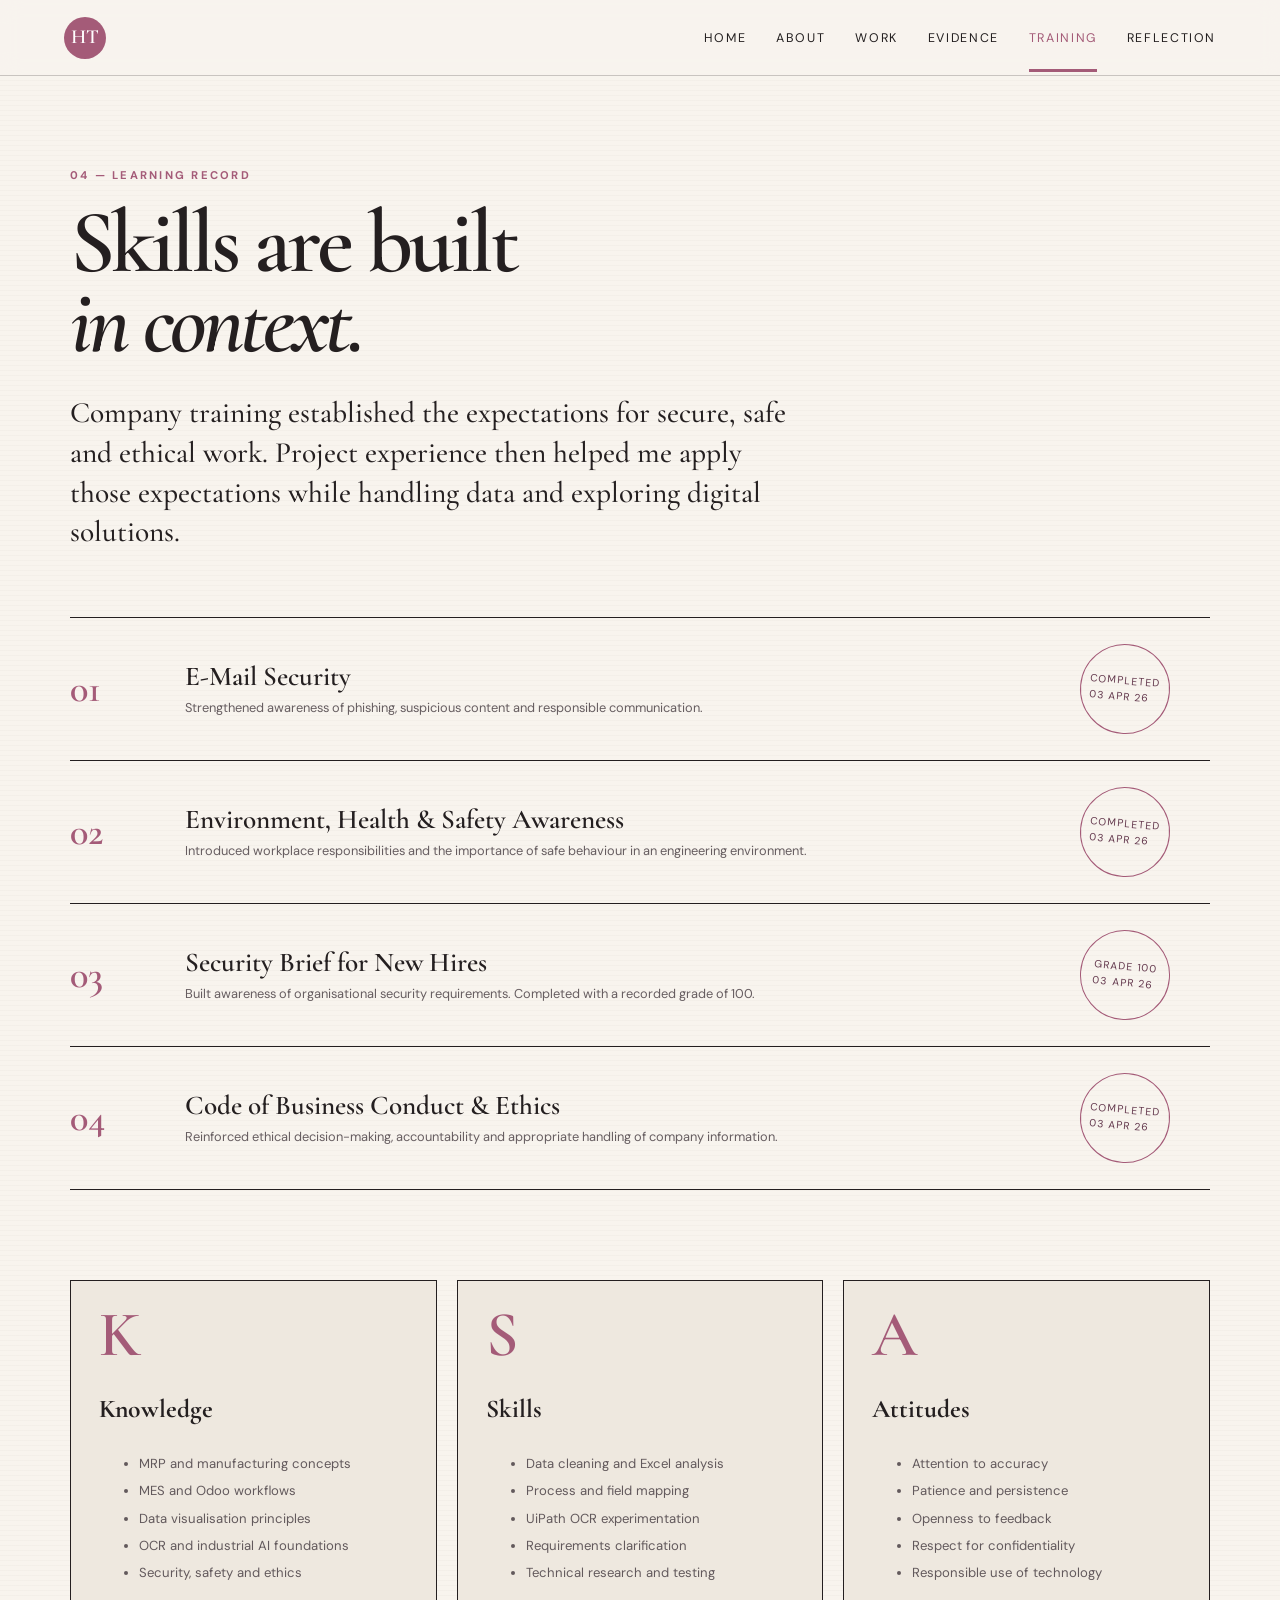
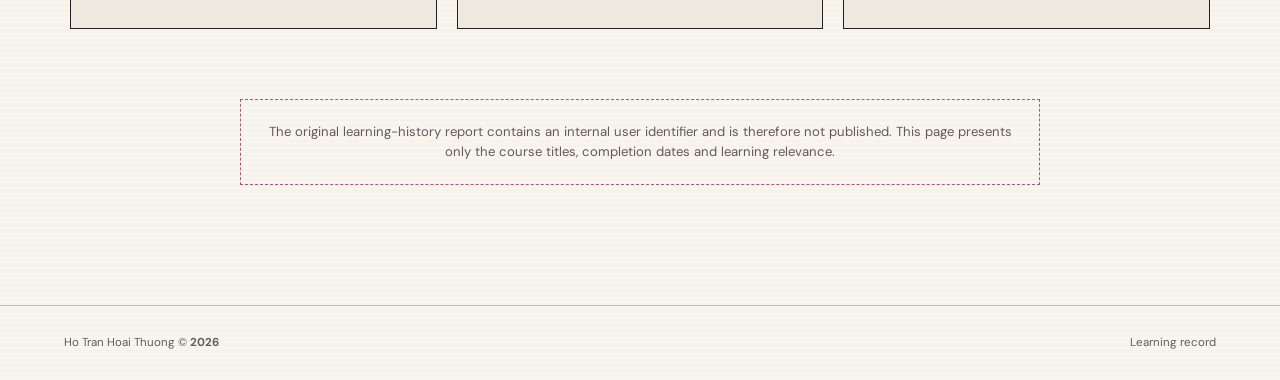
<file: training.html>
<!doctype html>
<html lang="en">
  <head>
    <meta charset="utf-8" />
    <meta name="viewport" content="width=device-width,initial-scale=1" />
    <title>Skills & Training | Ho Tran Hoai Thuong</title>
    <link
      href="https://fonts.googleapis.com/css2?family=Cormorant+Garamond:ital,wght@0,500;0,600;1,600&family=DM+Sans:wght@400;500;600;700&family=Caveat:wght@500;600&display=swap"
      rel="stylesheet"
    />
    <link rel="stylesheet" href="styles.css" />
    <script defer src="script.js"></script>
  </head>
  <body>
    <header class="header">
      <a class="mark" href="index.html">HT</a><button class="menu">menu</button>
      <nav>
        <a href="index.html">Home</a><a href="about.html">About</a
        ><a href="work.html">Work</a><a href="evidence.html">Evidence</a
        ><a class="active" href="training.html">Training</a
        ><a href="reflection.html">Reflection</a>
      </nav>
    </header>
    <main class="page">
      <p class="page-kicker">04 — learning record</p>
      <h1 class="page-title">Skills are built<br /><i>in context.</i></h1>
      <p class="page-lead">
        Company training established the expectations for secure, safe and
        ethical work. Project experience then helped me apply those expectations
        while handling data and exploring digital solutions.
      </p>
      <section class="training-list">
        <article class="training-item">
          <span class="num">01</span>
          <div>
            <h3>E-Mail Security</h3>
            <p>
              Strengthened awareness of phishing, suspicious content and
              responsible communication.
            </p>
          </div>
          <span class="complete">Completed<br />03 Apr 26</span>
        </article>
        <article class="training-item">
          <span class="num">02</span>
          <div>
            <h3>Environment, Health &amp; Safety Awareness</h3>
            <p>
              Introduced workplace responsibilities and the importance of safe
              behaviour in an engineering environment.
            </p>
          </div>
          <span class="complete">Completed<br />03 Apr 26</span>
        </article>
        <article class="training-item">
          <span class="num">03</span>
          <div>
            <h3>Security Brief for New Hires</h3>
            <p>
              Built awareness of organisational security requirements. Completed
              with a recorded grade of 100.
            </p>
          </div>
          <span class="complete">Grade 100<br />03 Apr 26</span>
        </article>
        <article class="training-item">
          <span class="num">04</span>
          <div>
            <h3>Code of Business Conduct &amp; Ethics</h3>
            <p>
              Reinforced ethical decision-making, accountability and appropriate
              handling of company information.
            </p>
          </div>
          <span class="complete">Completed<br />03 Apr 26</span>
        </article>
      </section>
      <section class="ksa">
        <article>
          <span>K</span>
          <h3>Knowledge</h3>
          <ul>
            <li>MRP and manufacturing concepts</li>
            <li>MES and Odoo workflows</li>
            <li>Data visualisation principles</li>
            <li>OCR and industrial AI foundations</li>
            <li>Security, safety and ethics</li>
          </ul>
        </article>
        <article>
          <span>S</span>
          <h3>Skills</h3>
          <ul>
            <li>Data cleaning and Excel analysis</li>
            <li>Process and field mapping</li>
            <li>UiPath OCR experimentation</li>
            <li>Requirements clarification</li>
            <li>Technical research and testing</li>
          </ul>
        </article>
        <article>
          <span>A</span>
          <h3>Attitudes</h3>
          <ul>
            <li>Attention to accuracy</li>
            <li>Patience and persistence</li>
            <li>Openness to feedback</li>
            <li>Respect for confidentiality</li>
            <li>Responsible use of technology</li>
          </ul>
        </article>
      </section>
      <div class="confidential">
        The original learning-history report contains an internal user
        identifier and is therefore not published. This page presents only the
        course titles, completion dates and learning relevance.
      </div>
    </main>
    <footer>
      <span>Ho Tran Hoai Thuong © <b class="year"></b></span
      ><span>Learning record</span>
    </footer>
  </body>
</html>
</file>
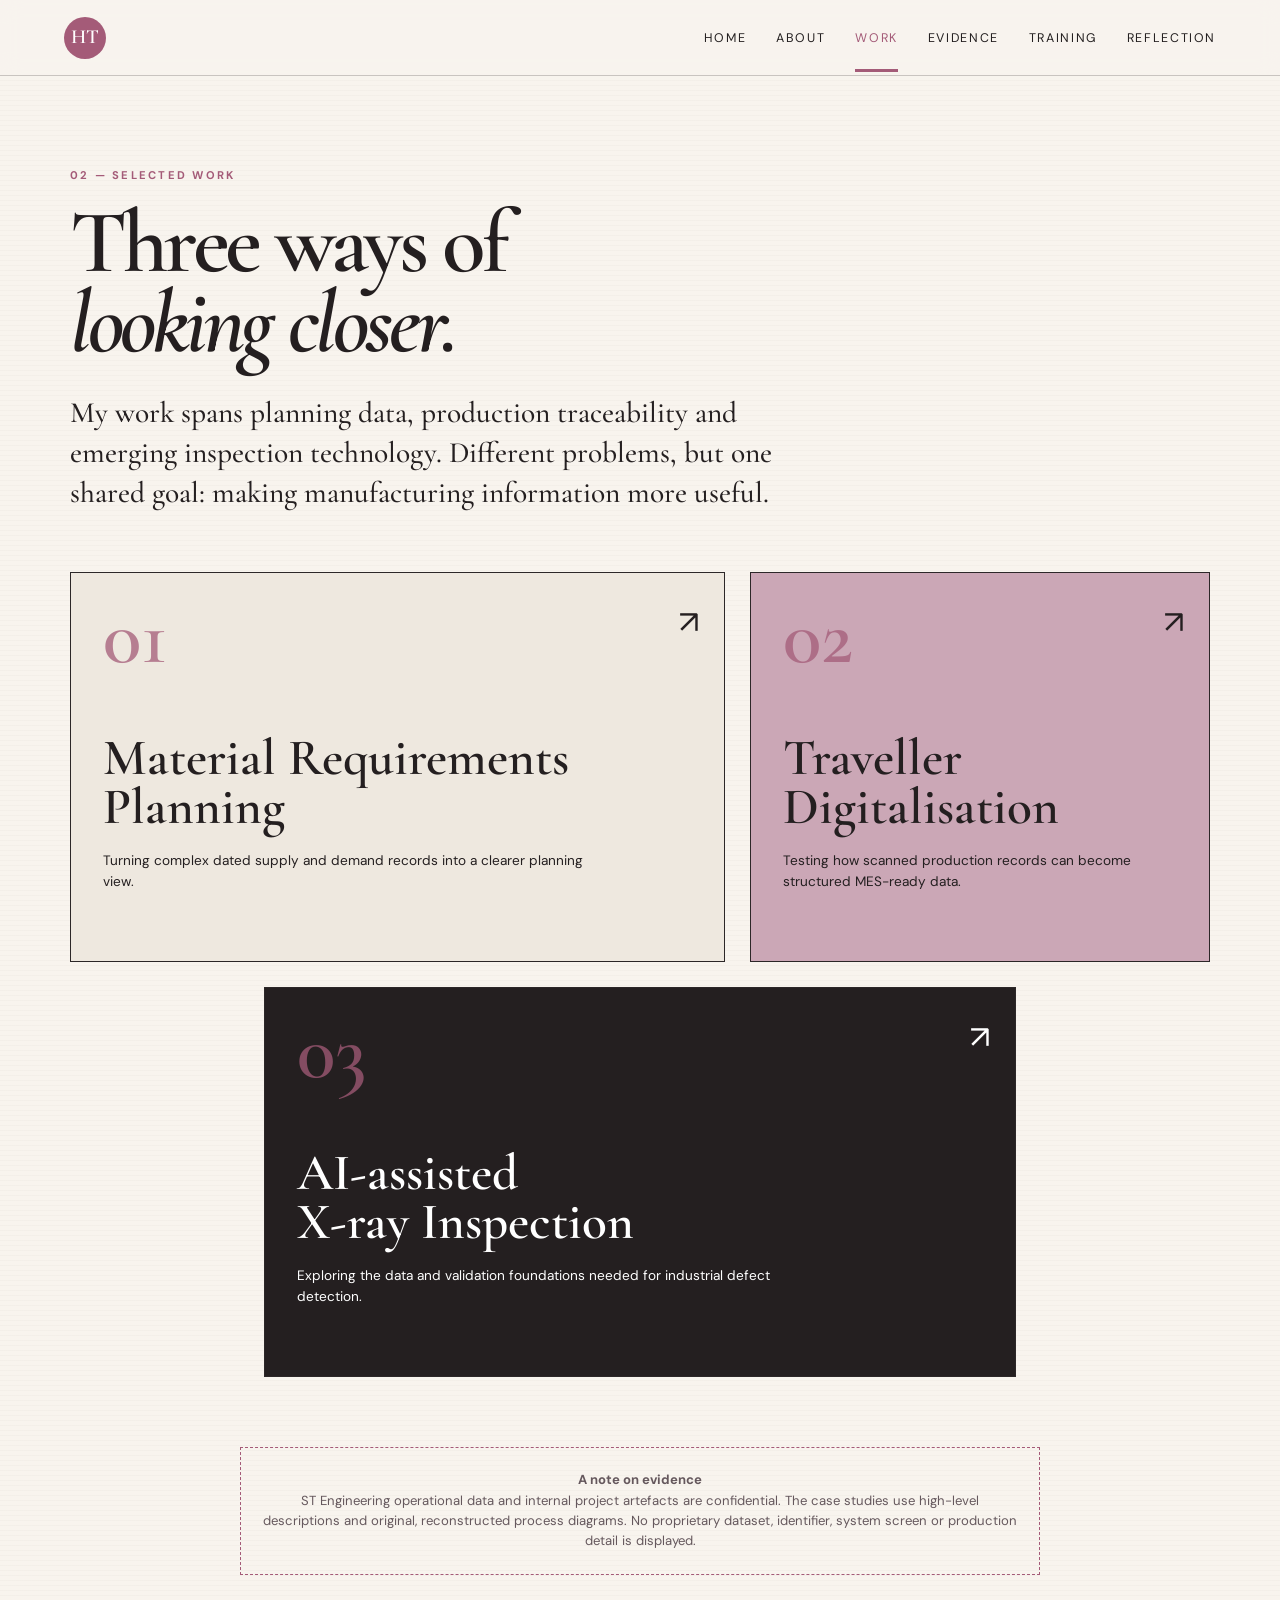
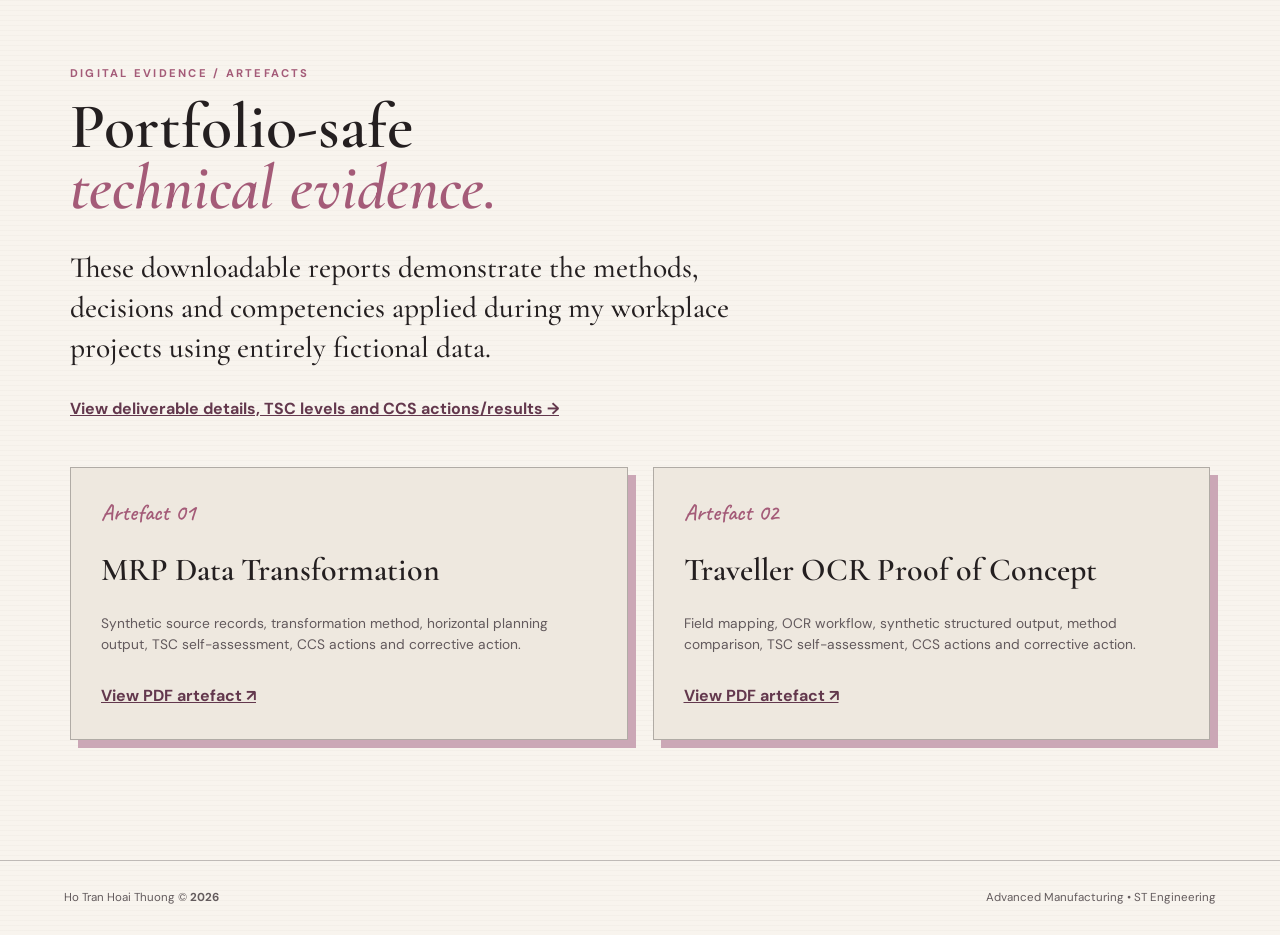
<file: work.html>
<!doctype html>
<html lang="en">
  <head>
    <meta charset="utf-8" />
    <meta name="viewport" content="width=device-width,initial-scale=1" />
    <title>Selected Work | Ho Tran Hoai Thuong</title>
    <link rel="preconnect" href="https://fonts.googleapis.com" />
    <link rel="preconnect" href="https://fonts.gstatic.com" crossorigin />
    <link
      href="https://fonts.googleapis.com/css2?family=Cormorant+Garamond:ital,wght@0,500;0,600;1,600&family=DM+Sans:wght@400;500;600;700&family=Caveat:wght@500;600&display=swap"
      rel="stylesheet"
    />
    <link rel="stylesheet" href="styles.css" />
    <script defer src="script.js"></script>
  </head>
  <body>
    <header class="header">
      <a class="mark" href="index.html">HT</a><button class="menu">menu</button>
      <nav>
        <a href="index.html">Home</a><a href="about.html">About</a
        ><a class="active" href="work.html">Work</a
        ><a href="evidence.html">Evidence</a><a href="training.html">Training</a
        ><a href="reflection.html">Reflection</a>
      </nav>
    </header>
    <main class="page">
      <p class="page-kicker">02 — selected work</p>
      <h1 class="page-title">Three ways of<br /><i>looking closer.</i></h1>
      <p class="page-lead">
        My work spans planning data, production traceability and emerging
        inspection technology. Different problems, but one shared goal: making
        manufacturing information more useful.
      </p>
      <div class="work-grid">
        <a class="work-card" href="project-mrp.html"
          ><span class="arrow">↗</span>
          <div class="no">01</div>
          <h2>Material Requirements<br />Planning</h2>
          <p>
            Turning complex dated supply and demand records into a clearer
            planning view.
          </p></a
        ><a class="work-card" href="project-mes.html"
          ><span class="arrow">↗</span>
          <div class="no">02</div>
          <h2>Traveller<br />Digitalisation</h2>
          <p>
            Testing how scanned production records can become structured
            MES-ready data.
          </p></a
        ><a class="work-card" href="project-xray.html"
          ><span class="arrow">↗</span>
          <div class="no">03</div>
          <h2>AI-assisted<br />X-ray Inspection</h2>
          <p>
            Exploring the data and validation foundations needed for industrial
            defect detection.
          </p></a
        >
      </div>
      <div class="confidential">
        <b>A note on evidence</b><br />ST Engineering operational data and
        internal project artefacts are confidential. The case studies use
        high-level descriptions and original, reconstructed process diagrams. No
        proprietary dataset, identifier, system screen or production detail is
        displayed.
      </div>
      <section style="margin-top: 90px">
        <p class="page-kicker">Digital evidence / artefacts</p>
        <h2
          style="
            font: 600 clamp(2.8rem, 5vw, 4.8rem) / 0.95 var(--serif);
            margin: 15px 0 20px;
          "
        >
          Portfolio-safe<br /><i style="color: var(--mauve)"
            >technical evidence.</i
          >
        </h2>
        <p class="page-lead">
          These downloadable reports demonstrate the methods, decisions and
          competencies applied during my workplace projects using entirely
          fictional data.
        </p>
        <p>
          <a href="evidence.html" style="font-weight: 700; color: var(--plum)"
            >View deliverable details, TSC levels and CCS actions/results →</a
          >
        </p>
        <div
          style="
            display: grid;
            grid-template-columns: repeat(auto-fit, minmax(280px, 1fr));
            gap: 25px;
            margin-top: 45px;
          "
        >
          <article class="paper-card">
            <span class="hand">Artefact 01</span>
            <h2 style="font: 600 2rem/1 var(--serif)">
              MRP Data Transformation
            </h2>
            <p style="font-size: 0.86rem; color: #62595c">
              Synthetic source records, transformation method, horizontal
              planning output, TSC self-assessment, CCS actions and corrective
              action.
            </p>
            <a
              href="assets/artefact-1-mrp-analysis.pdf"
              target="_blank"
              style="
                display: inline-block;
                margin-top: 15px;
                font-weight: 700;
                color: var(--plum);
              "
              >View PDF artefact ↗</a
            >
          </article>
          <article class="paper-card">
            <span class="hand">Artefact 02</span>
            <h2 style="font: 600 2rem/1 var(--serif)">
              Traveller OCR Proof of Concept
            </h2>
            <p style="font-size: 0.86rem; color: #62595c">
              Field mapping, OCR workflow, synthetic structured output, method
              comparison, TSC self-assessment, CCS actions and corrective
              action.
            </p>
            <a
              href="assets/artefact-2-traveller-ocr.pdf"
              target="_blank"
              style="
                display: inline-block;
                margin-top: 15px;
                font-weight: 700;
                color: var(--plum);
              "
              >View PDF artefact ↗</a
            >
          </article>
        </div>
      </section>
    </main>
    <footer>
      <span>Ho Tran Hoai Thuong © <b class="year"></b></span
      ><span>Advanced Manufacturing • ST Engineering</span>
    </footer>
  </body>
</html>
</file>
<file: styles.css>
:root{--paper:#eee8df;--paper2:#f8f4ee;--ink:#241f20;--mauve:#a45b78;--plum:#63384d;--dust:#cba7b6;--taupe:#b8ab9d;--line:#2c2728;--white:#fff;--sans:"DM Sans",sans-serif;--serif:"Cormorant Garamond",serif;--hand:"Caveat",cursive}*{box-sizing:border-box}html{scroll-behavior:smooth}body{margin:0;color:var(--ink);background:var(--paper2);font-family:var(--sans);line-height:1.55;background-image:linear-gradient(rgba(67,52,43,.025) 1px,transparent 1px);background-size:100% 5px}img{max-width:100%;display:block}a{color:inherit}.header{height:76px;padding:0 clamp(22px,5vw,70px);display:flex;align-items:center;border-bottom:1px solid rgba(36,31,32,.22);background:rgba(248,244,238,.92);position:sticky;top:0;z-index:50;backdrop-filter:blur(10px)}.mark{width:42px;height:42px;border-radius:50%;display:grid;place-items:center;text-decoration:none;background:var(--mauve);color:#fff;font-family:var(--serif);font-size:1.25rem;font-weight:600}.header nav{margin-left:auto;display:flex;gap:30px}.header nav a{text-decoration:none;font-size:.78rem;text-transform:uppercase;letter-spacing:.13em;padding:26px 0 21px;border-bottom:3px solid transparent}.header nav a:hover,.header nav .active{color:var(--mauve);border-color:var(--mauve)}.menu{display:none;margin-left:auto;border:0;background:none;font:600 .8rem var(--sans);text-transform:uppercase;letter-spacing:.1em}.home{overflow:hidden}.hero-editorial{min-height:730px;max-width:1380px;margin:auto;position:relative;padding:60px clamp(25px,6vw,90px);background:var(--paper)}.hero-editorial:before{content:"";position:absolute;width:42%;height:100%;right:0;top:0;background:var(--dust);opacity:.32}.hero-note{position:absolute;top:34px;left:6%;font:500 clamp(1.15rem,2vw,1.7rem)/1.15 var(--hand);transform:rotate(-4deg);z-index:2}.name-block{position:absolute;left:7%;top:170px;z-index:3}.name-block>p{font-size:.7rem;letter-spacing:.2em;font-weight:700}.name-block h1{font:600 clamp(5rem,10vw,9.6rem)/.72 var(--serif);letter-spacing:-.07em;margin:30px 0}.name-block h1 span{color:var(--mauve);font-style:italic}.nickname{font:500 1.35rem var(--hand);margin-left:47%}.nickname b{font-size:2rem;color:var(--plum)}.portrait-frame{position:absolute;width:min(38%,450px);right:11%;bottom:0;z-index:2;filter:grayscale(100%) contrast(1.05)}.portrait-frame img{height:610px;width:100%;object-fit:cover;object-position:20% center;clip-path:polygon(4% 2%,94% 0,100% 94%,9% 100%,0 12%)}.tape{position:absolute;width:95px;height:25px;background:rgba(237,221,196,.8);transform:rotate(-12deg);top:5px;left:-28px}.scribble{position:absolute;right:-65px;top:35%;font:600 1.35rem var(--hand);transform:rotate(7deg);color:var(--plum)}.hero-stamp{position:absolute;right:4%;top:80px;border:2px solid var(--plum);border-radius:50%;width:100px;height:100px;display:grid;place-items:center;text-align:center;font-size:.62rem;letter-spacing:.12em;transform:rotate(8deg);z-index:3}.intro-card{position:absolute;left:8%;bottom:65px;width:370px;background:var(--paper2);border:1px solid var(--line);padding:20px 24px;z-index:4;font-size:.86rem;transform:rotate(-1deg);box-shadow:8px 8px 0 var(--mauve)}.intro-card a{display:block;margin-top:14px;font-weight:700;text-decoration:none;color:var(--plum)}.home-strip{display:flex;justify-content:center;gap:30px;flex-wrap:wrap;padding:28px;background:var(--ink);color:var(--paper2);font-size:.72rem;text-transform:uppercase;letter-spacing:.11em}.home-strip strong{color:var(--dust)}.mini-feature{max-width:1200px;margin:0 auto;padding:110px 30px;display:grid;grid-template-columns:1fr 1fr;gap:80px}.hand{font:600 1.45rem var(--hand);color:var(--mauve)}.mini-feature h2,.page-title,.case-title{font:600 clamp(3.2rem,7vw,6.5rem)/.9 var(--serif);letter-spacing:-.045em;margin:18px 0}.mini-feature h2 i{color:var(--mauve)}.mini-grid{display:grid}.mini-grid a{border-top:1px solid var(--line);display:grid;grid-template-columns:50px 1fr;padding:24px 5px;text-decoration:none;transition:.2s}.mini-grid a:last-child{border-bottom:1px solid}.mini-grid a:hover{padding-left:15px;background:var(--paper)}.mini-grid b{color:var(--mauve)}footer{padding:28px clamp(22px,5vw,70px);border-top:1px solid rgba(36,31,32,.25);display:flex;justify-content:space-between;font-size:.72rem;color:#635b5d}.page{max-width:1200px;margin:0 auto;padding:80px 30px 120px}.page-kicker{font-size:.7rem;text-transform:uppercase;letter-spacing:.2em;color:var(--mauve);font-weight:700}.page-lead{max-width:720px;font:500 clamp(1.3rem,2.3vw,2rem)/1.35 var(--serif)}.paper-card{background:var(--paper);border:1px solid rgba(36,31,32,.3);padding:30px;box-shadow:8px 8px 0 var(--dust)}.about-layout{display:grid;grid-template-columns:.8fr 1.2fr;gap:70px;margin-top:70px}.about-photo{position:relative}.about-photo img{height:540px;width:100%;object-fit:cover;object-position:20% center;filter:grayscale(85%)}.about-photo:after{content:"this is me!";position:absolute;right:-25px;top:20px;font:600 1.7rem var(--hand);color:var(--mauve);transform:rotate(8deg)}.bio h2{font:600 3.2rem/1 var(--serif)}.bio p{color:#5c5456}.fact-row{display:grid;grid-template-columns:repeat(2,1fr);gap:12px;margin:30px 0}.fact{padding:17px;border:1px solid rgba(36,31,32,.25);background:var(--paper)}.fact small{display:block;color:var(--mauve);text-transform:uppercase;font-size:.62rem;letter-spacing:.1em}.fact b{font-family:var(--serif);font-size:1.25rem}.group-shot{margin-top:90px;display:grid;grid-template-columns:1.25fr .75fr;gap:45px;align-items:center}.group-shot img{transform:rotate(-1.5deg);border:12px solid #fff;box-shadow:0 12px 30px rgba(30,20,20,.14)}.group-shot h3{font:600 3rem/1 var(--serif);margin:0 0 20px}.group-shot p{color:#655d5f}.work-grid{display:grid;grid-template-columns:repeat(12,1fr);gap:25px;margin-top:60px}.work-card{position:relative;min-height:390px;padding:32px;border:1px solid var(--line);text-decoration:none;overflow:hidden;background:var(--paper)}.work-card:nth-child(1){grid-column:span 7}.work-card:nth-child(2){grid-column:span 5;background:var(--dust)}.work-card:nth-child(3){grid-column:3/span 8;background:var(--ink);color:#fff}.work-card .no{font:600 5rem/.8 var(--serif);color:var(--mauve);opacity:.75}.work-card h2{font:600 clamp(2.4rem,4vw,4rem)/.95 var(--serif);margin:65px 0 18px}.work-card p{max-width:480px;font-size:.85rem}.work-card .arrow{position:absolute;right:25px;top:25px;font-size:2rem}.work-card:hover .arrow{transform:translate(6px,-6px)}.confidential{margin:70px auto 0;max-width:800px;border:1px dashed var(--mauve);padding:22px;text-align:center;font-size:.82rem;color:#65585d}.case-head{display:grid;grid-template-columns:1fr 260px;gap:50px;align-items:end;border-bottom:1px solid;padding-bottom:45px}.case-meta{font-size:.75rem}.case-meta div{padding:10px 0;border-top:1px solid rgba(36,31,32,.3)}.case-meta b{display:block;color:var(--mauve);text-transform:uppercase;font-size:.6rem;letter-spacing:.12em}.case-body{display:grid;grid-template-columns:1fr 1fr;gap:70px;margin:70px 0}.case-body h2{font:600 2.8rem/1 var(--serif)}.case-body p,.case-body li{color:#5f5759;font-size:.94rem}.process-art{margin:60px 0;background:var(--paper);border:1px solid;padding:50px 35px;position:relative}.process-art:before{content:"CONFIDENTIALITY-SAFE RECONSTRUCTION";position:absolute;top:15px;right:18px;font-size:.52rem;letter-spacing:.14em;color:var(--mauve)}.process{display:grid;grid-template-columns:repeat(4,1fr);gap:30px;counter-reset:step}.process div{position:relative;border-bottom:2px solid var(--mauve);padding:35px 5px 15px}.process div:before{counter-increment:step;content:"0" counter(step);position:absolute;top:0;font:600 1.5rem var(--serif);color:var(--mauve)}.process div:not(:last-child):after{content:"→";position:absolute;right:-22px;bottom:15px;color:var(--mauve)}.process b{display:block;font-family:var(--serif);font-size:1.25rem}.process span{font-size:.72rem;color:#6b6264}.learning{background:var(--plum);color:#fff;padding:50px;margin-top:70px;display:grid;grid-template-columns:180px 1fr;gap:40px}.learning h2{font:600 2.6rem/1 var(--serif);margin:0}.learning p{margin:0;color:#eadde2}.next-project{display:flex;justify-content:space-between;padding-top:70px;font:600 1.5rem var(--serif);text-decoration:none}.training-list{margin-top:65px}.training-item{display:grid;grid-template-columns:90px 1fr 130px;gap:25px;padding:26px 0;border-top:1px solid;align-items:center}.training-item:last-child{border-bottom:1px solid}.training-item .num{font:600 2.4rem var(--serif);color:var(--mauve)}.training-item h3{font:600 1.7rem var(--serif);margin:0}.training-item p{font-size:.8rem;color:#665d60;margin:5px 0 0}.complete{font-size:.65rem;letter-spacing:.1em;text-transform:uppercase;color:var(--plum);border:1px solid var(--mauve);border-radius:50%;width:90px;height:90px;display:grid;place-items:center;transform:rotate(5deg)}.ksa{display:grid;grid-template-columns:repeat(3,1fr);gap:20px;margin-top:90px}.ksa article{padding:28px;background:var(--paper);border:1px solid}.ksa span{font:600 4rem/.8 var(--serif);color:var(--mauve)}.ksa h3{font-family:var(--serif);font-size:1.6rem}.ksa li{font-size:.82rem;margin:7px 0;color:#62595c}.reflection-list{margin-top:65px;display:grid;gap:20px}.reflection-list article{display:grid;grid-template-columns:120px 1fr;gap:45px;padding:38px;border:1px solid;background:var(--paper)}.reflection-list span{font:600 4rem/.8 var(--serif);color:var(--mauve)}.reflection-list h2{font:600 2.5rem/1 var(--serif);margin:0 0 15px}.reflection-list p{margin:0;color:#5f5759}.contact-card{margin-top:80px;background:var(--mauve);color:#fff;padding:45px;display:flex;justify-content:space-between;gap:30px;align-items:center}.contact-card h2{font:600 3rem/1 var(--serif);margin:0}.contact-card a{display:block;color:#fff;margin:5px 0}@media(max-width:800px){.header nav{display:none;position:absolute;top:75px;left:0;right:0;background:var(--paper2);padding:20px;flex-direction:column;gap:0}.header nav.open{display:flex}.header nav a{padding:12px}.menu{display:block}.hero-editorial{min-height:820px}.name-block{top:130px}.name-block h1{font-size:4.4rem}.portrait-frame{width:65%;right:0}.portrait-frame img{height:480px}.intro-card{left:25px;bottom:40px;width:calc(100% - 50px)}.hero-stamp,.scribble{display:none}.mini-feature,.about-layout,.group-shot,.case-head,.case-body{grid-template-columns:1fr;gap:35px}.mini-feature{padding:80px 25px}.work-grid{display:grid}.work-card,.work-card:nth-child(n){grid-column:1/-1}.process{grid-template-columns:1fr}.process div:not(:last-child):after{content:"↓";right:8px;bottom:-27px}.learning{grid-template-columns:1fr}.training-item{grid-template-columns:55px 1fr}.complete{display:none}.ksa{grid-template-columns:1fr}.reflection-list article{grid-template-columns:1fr}.contact-card,footer{flex-direction:column;align-items:flex-start}.about-photo img{height:430px}}@media(prefers-reduced-motion:reduce){*{scroll-behavior:auto!important;transition:none!important}}
</file>
<file: evidence.css>
.evidence-note {
  margin-top: 45px;
}

.evidence-block {
  margin-top: 80px;
  padding-top: 65px;
  border-top: 1px solid var(--line);
}

.evidence-heading {
  display: flex;
  align-items: flex-end;
  justify-content: space-between;
  gap: 35px;
}

.evidence-heading h2 {
  max-width: 760px;
  margin: 10px 0 14px;
  font: 600 clamp(2.7rem, 5vw, 4.8rem) / 0.95 var(--serif);
}

.evidence-heading p {
  max-width: 650px;
  color: #62595c;
}

.download-link {
  flex: 0 0 auto;
  padding: 14px 18px;
  color: #fff;
  background: var(--plum);
  text-decoration: none;
  font-size: 0.78rem;
  font-weight: 700;
}

.download-link:hover {
  background: var(--mauve);
}

.evidence-summary {
  display: grid;
  grid-template-columns: repeat(3, 1fr);
  gap: 18px;
  margin: 42px 0;
}

.evidence-summary div {
  padding: 24px;
  border: 1px solid rgba(36, 31, 32, 0.3);
  background: var(--paper);
}

.evidence-summary h3,
.table-title {
  margin: 0 0 10px;
  font: 600 1.45rem var(--serif);
}

.evidence-summary p {
  margin: 0;
  color: #62595c;
  font-size: 0.85rem;
}

.table-title {
  margin: 42px 0 14px;
}

.table-scroll {
  overflow-x: auto;
}

.competency-table {
  width: 100%;
  border-collapse: collapse;
  background: #fff;
  font-size: 0.8rem;
}

.competency-table th,
.competency-table td {
  padding: 14px;
  border: 1px solid rgba(36, 31, 32, 0.42);
  text-align: left;
  vertical-align: top;
}

.competency-table th {
  background: #e9e5df;
  font-size: 0.68rem;
  text-transform: uppercase;
  letter-spacing: 0.06em;
}

.competency-table th:nth-child(1) {
  width: 20%;
}
.competency-table th:nth-child(2) {
  width: 17%;
}
.competency-table th:nth-child(3) {
  width: 30%;
}
.action-table th:nth-child(1) {
  width: 20%;
}
.action-table th:nth-child(2),
.action-table th:nth-child(3) {
  width: 40%;
}

.outlook-link {
  display: flex;
  justify-content: space-between;
  align-items: flex-end;
  gap: 45px;
  margin-top: 90px;
  padding: 45px;
  border: 1px solid var(--line);
  background: var(--paper);
}

.outlook-link h2 {
  margin: 12px 0;
  font: 600 clamp(2.5rem, 5vw, 4rem) / 0.95 var(--serif);
}

.outlook-link p:not(.page-kicker) {
  max-width: 720px;
  color: #62595c;
}

.outlook-link > a {
  color: var(--plum);
  font-weight: 700;
  white-space: nowrap;
}

@media (max-width: 800px) {
  .evidence-heading,
  .outlook-link {
    display: block;
  }

  .download-link {
    display: inline-block;
    margin-top: 18px;
  }

  .evidence-summary {
    grid-template-columns: 1fr;
  }

  .competency-table {
    min-width: 760px;
  }

  .outlook-link > a {
    display: inline-block;
    margin-top: 20px;
  }
}
</file>
